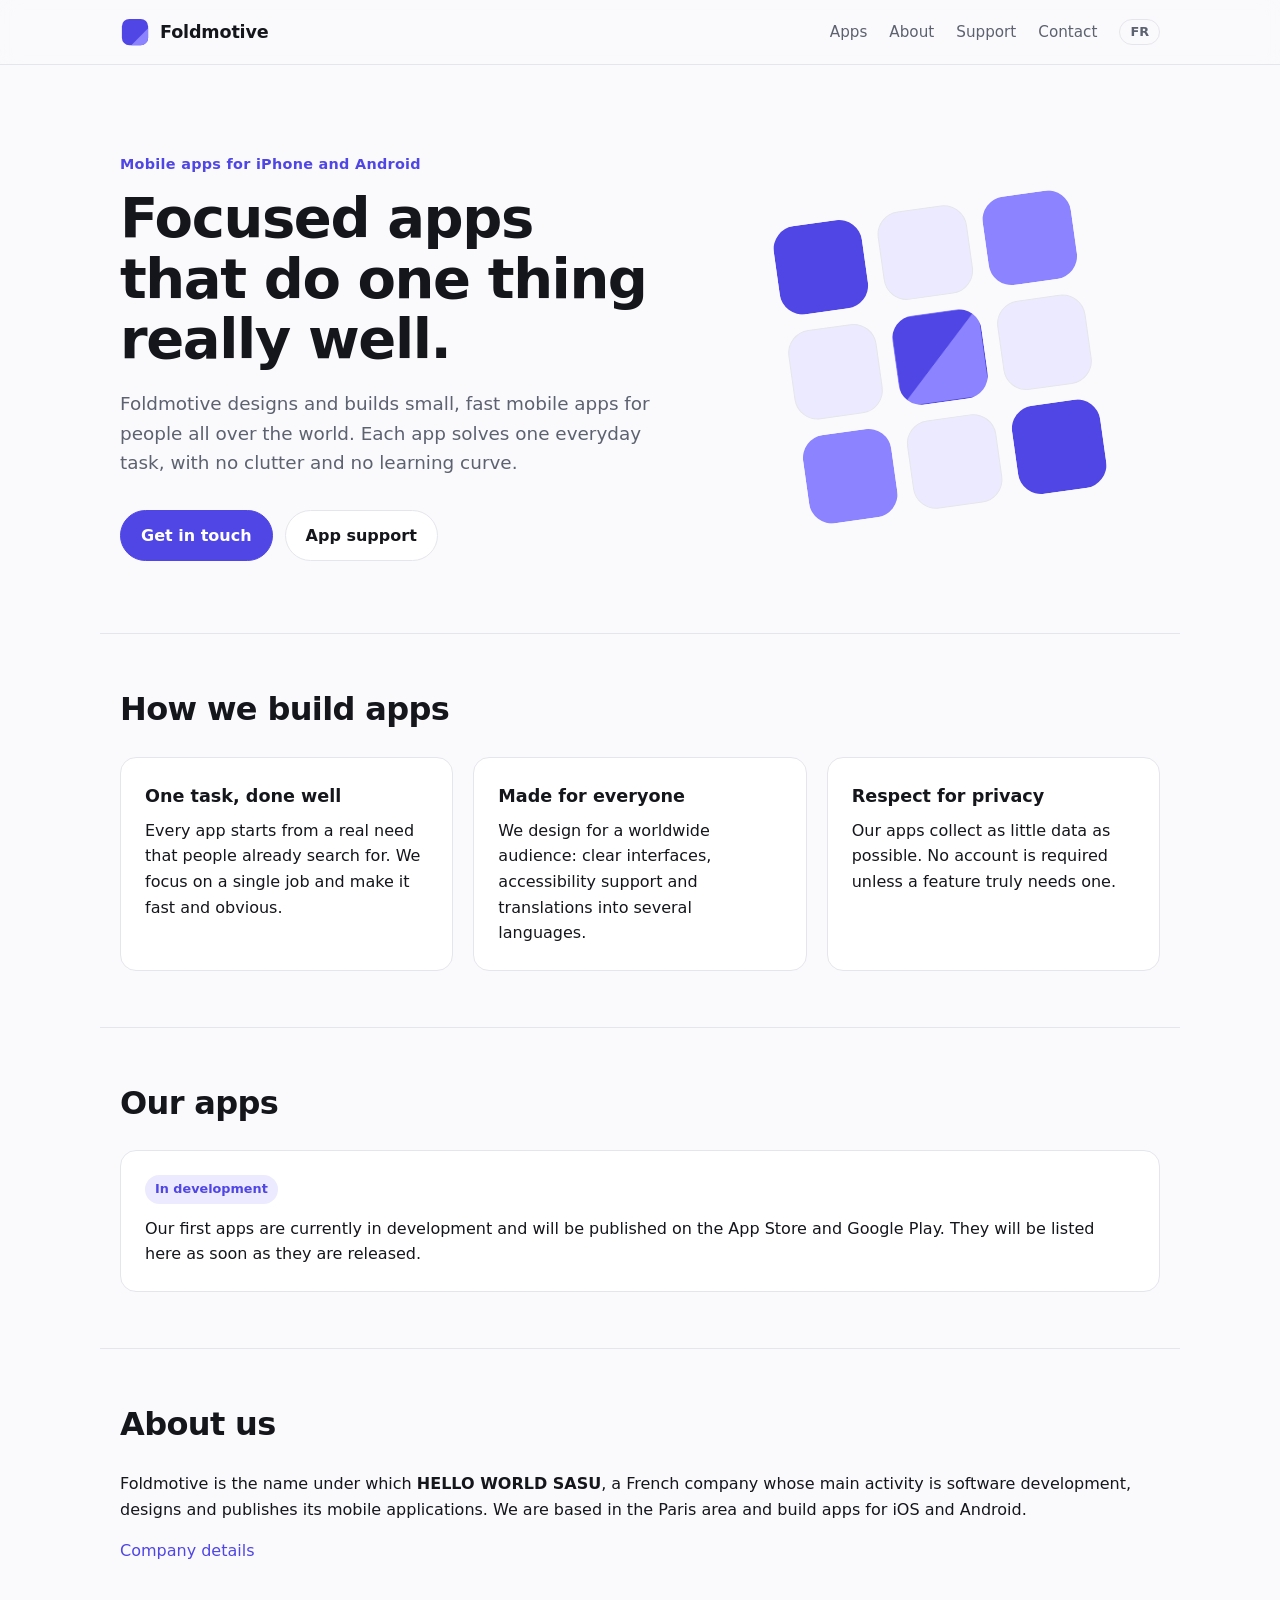
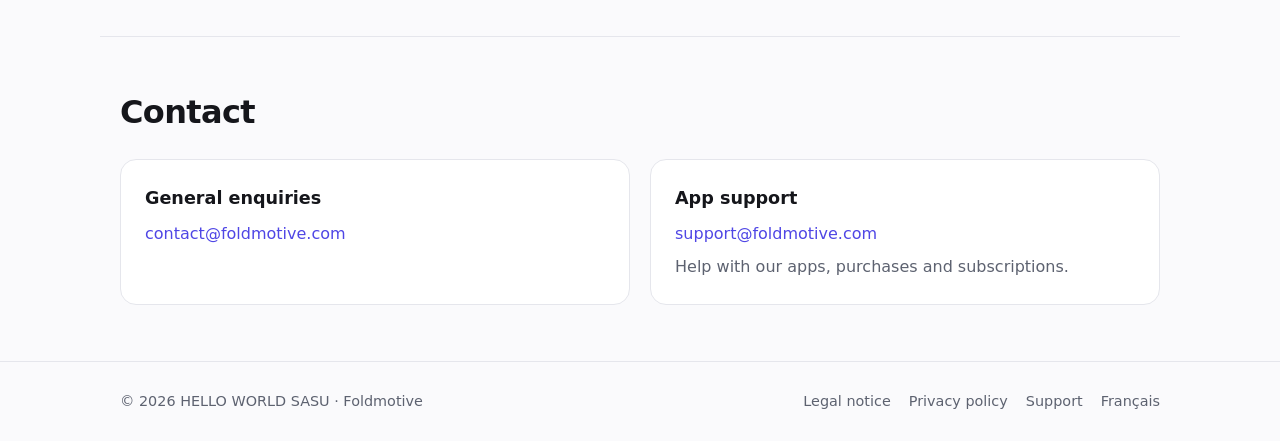
<file: index.html>
<!doctype html>
<html lang="en">
<head>
  <meta charset="utf-8">
  <meta name="viewport" content="width=device-width, initial-scale=1">
  <title>Foldmotive · Focused mobile apps</title>
  <meta name="description" content="Foldmotive designs and builds focused mobile apps for iPhone and Android. A brand of HELLO WORLD SASU, France.">
  <link rel="icon" href="favicon.svg" type="image/svg+xml">
  <link rel="stylesheet" href="style.css">
  <link rel="alternate" hreflang="en" href="https://foldmotive.com/">
  <link rel="alternate" hreflang="fr" href="https://foldmotive.com/fr.html">
</head>
<body>
  <header class="site-header">
    <div class="container nav">
      <a class="brand" href="index.html">
        <svg viewBox="0 0 32 32" aria-hidden="true"><rect x="2" y="2" width="28" height="28" rx="8" fill="#4f46e5"/><path d="M30 12v10a8 8 0 0 1-8 8H12z" fill="#8b83ff"/></svg>
        <span>Foldmotive</span>
      </a>
      <nav aria-label="Main">
        <a class="hide-sm" href="#apps">Apps</a>
        <a class="hide-sm" href="#about">About</a>
        <a href="support.html">Support</a>
        <a href="#contact">Contact</a>
        <a class="lang" href="fr.html" hreflang="fr" lang="fr">FR</a>
      </nav>
    </div>
  </header>

  <main>
    <section class="hero container">
      <div>
        <p class="eyebrow">Mobile apps for iPhone and Android</p>
        <h1>Focused apps that do one thing really well.</h1>
        <p class="lead">Foldmotive designs and builds small, fast mobile apps for people all over the world. Each app solves one everyday task, with no clutter and no learning curve.</p>
        <div class="actions">
          <a class="btn primary" href="mailto:contact@foldmotive.com">Get in touch</a>
          <a class="btn" href="support.html">App support</a>
        </div>
      </div>
      <div class="hero-art" aria-hidden="true">
        <span class="tile a"></span><span class="tile"></span><span class="tile b"></span>
        <span class="tile"></span><span class="tile fold"></span><span class="tile"></span>
        <span class="tile b"></span><span class="tile"></span><span class="tile a"></span>
      </div>
    </section>

    <section class="section container" id="approach">
      <h2>How we build apps</h2>
      <div class="grid-3">
        <article class="card">
          <h3>One task, done well</h3>
          <p>Every app starts from a real need that people already search for. We focus on a single job and make it fast and obvious.</p>
        </article>
        <article class="card">
          <h3>Made for everyone</h3>
          <p>We design for a worldwide audience: clear interfaces, accessibility support and translations into several languages.</p>
        </article>
        <article class="card">
          <h3>Respect for privacy</h3>
          <p>Our apps collect as little data as possible. No account is required unless a feature truly needs one.</p>
        </article>
      </div>
    </section>

    <section class="section container" id="apps">
      <h2>Our apps</h2>
      <div class="card">
        <span class="badge">In development</span>
        <p>Our first apps are currently in development and will be published on the App Store and Google Play. They will be listed here as soon as they are released.</p>
      </div>
    </section>

    <section class="section container" id="about">
      <h2>About us</h2>
      <p>Foldmotive is the name under which <strong>HELLO WORLD SASU</strong>, a French company whose main activity is software development, designs and publishes its mobile applications. We are based in the Paris area and build apps for iOS and Android.</p>
      <p><a href="legal.html#en">Company details</a></p>
    </section>

    <section class="section container" id="contact">
      <h2>Contact</h2>
      <div class="grid-2">
        <div class="card">
          <h3>General enquiries</h3>
          <p><a href="mailto:contact@foldmotive.com">contact@foldmotive.com</a></p>
        </div>
        <div class="card">
          <h3>App support</h3>
          <p><a href="mailto:support@foldmotive.com">support@foldmotive.com</a></p>
          <p class="muted">Help with our apps, purchases and subscriptions.</p>
        </div>
      </div>
    </section>
  </main>

  <footer class="site-footer">
    <div class="container footer-inner">
      <p>© 2026 HELLO WORLD SASU · Foldmotive</p>
      <nav aria-label="Footer">
        <a href="legal.html">Legal notice</a>
        <a href="privacy.html">Privacy policy</a>
        <a href="support.html">Support</a>
        <a href="fr.html" hreflang="fr" lang="fr">Français</a>
      </nav>
    </div>
  </footer>
</body>
</html>
</file>
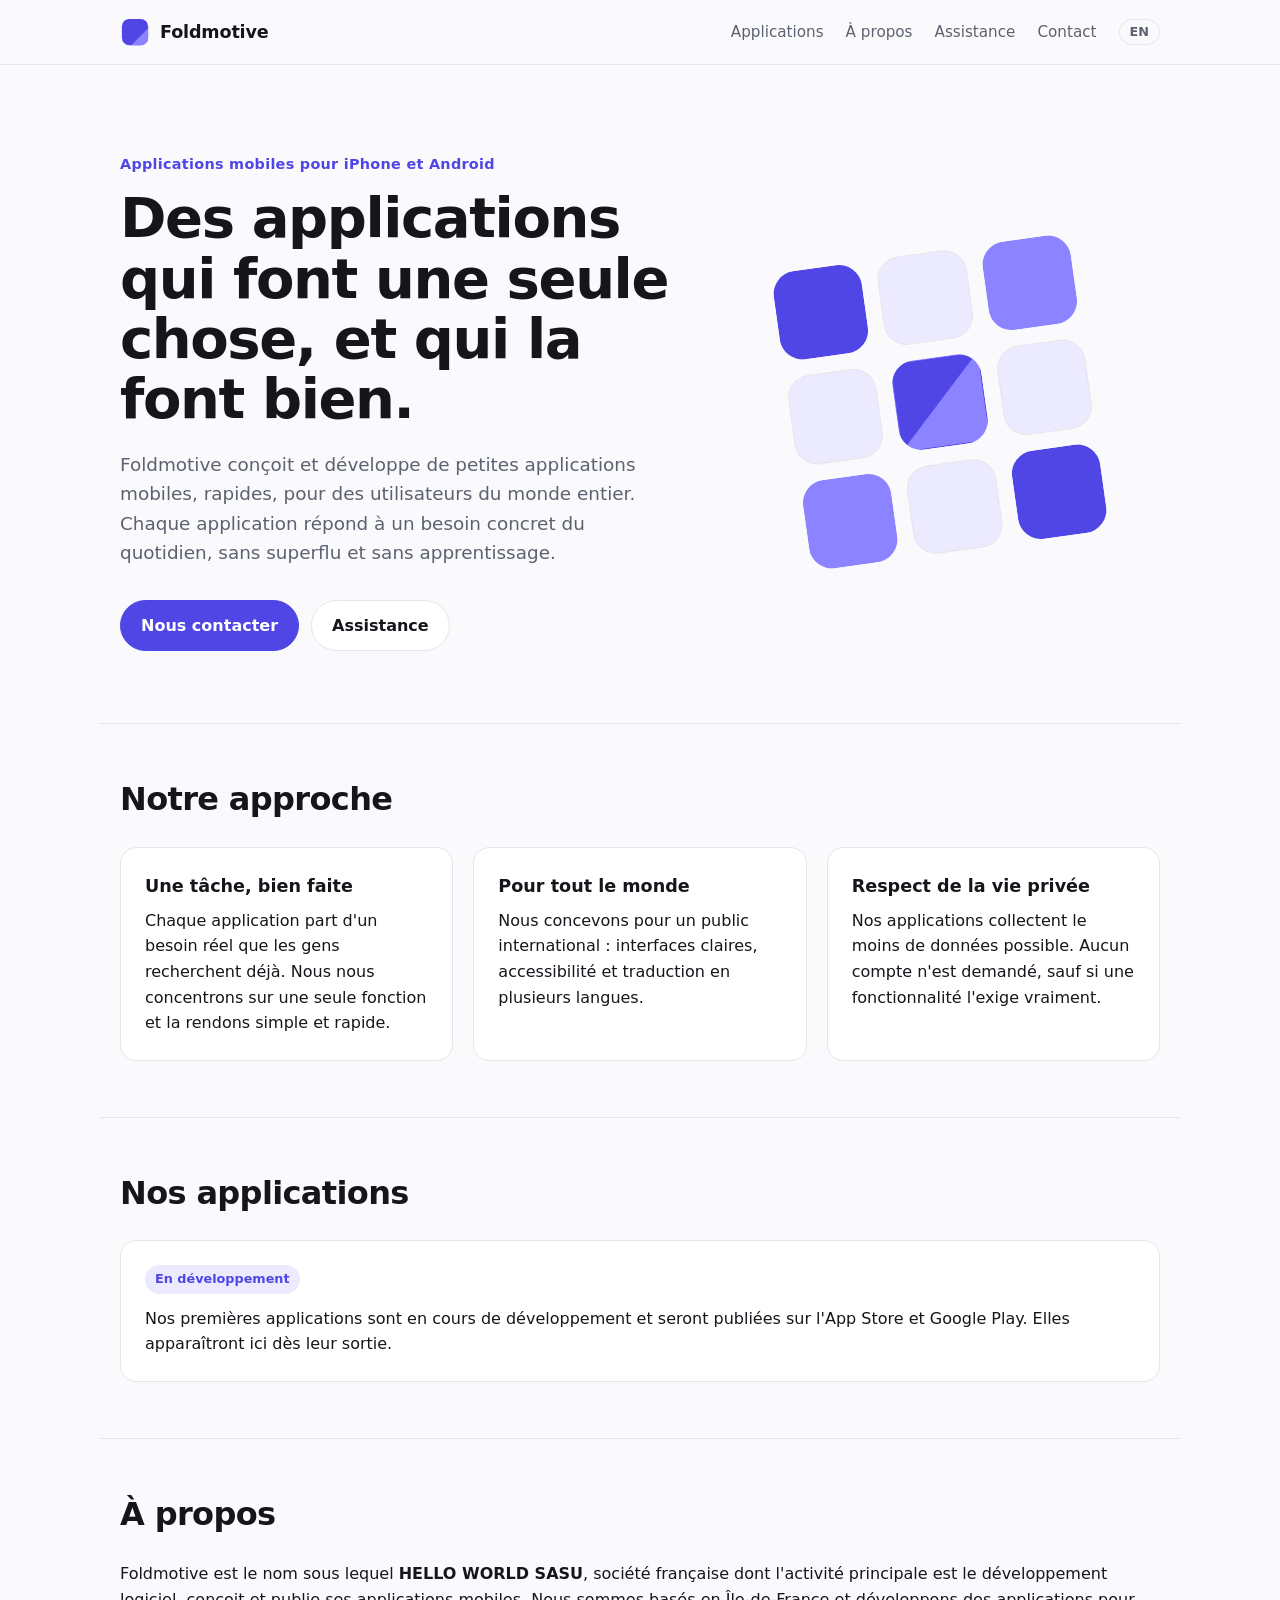
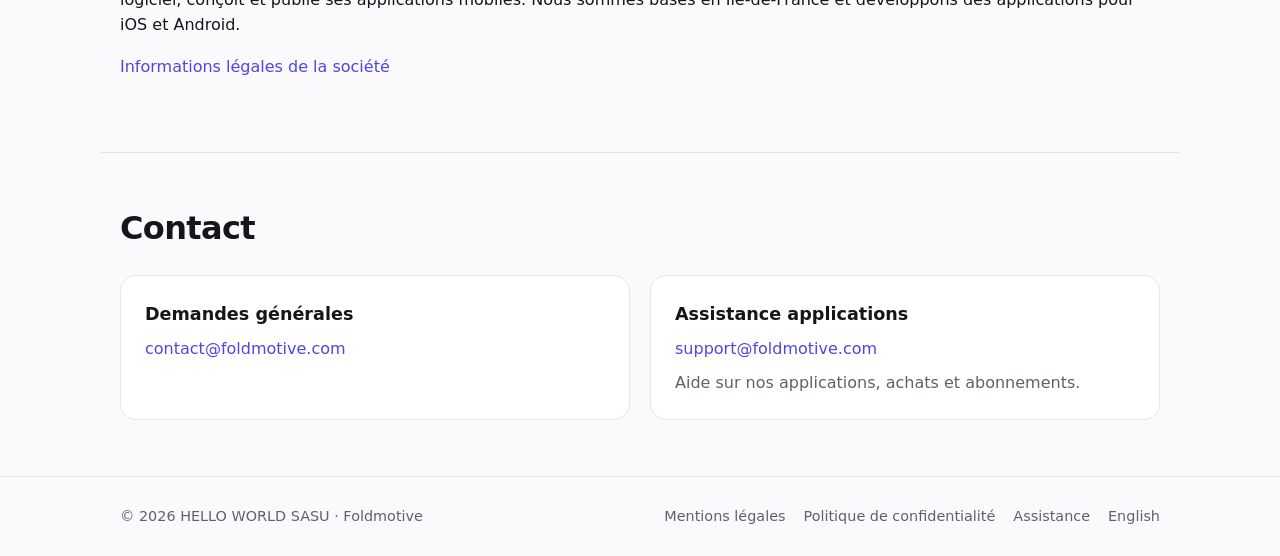
<file: fr.html>
<!doctype html>
<html lang="fr">
<head>
  <meta charset="utf-8">
  <meta name="viewport" content="width=device-width, initial-scale=1">
  <title>Foldmotive · Applications mobiles</title>
  <meta name="description" content="Foldmotive conçoit et développe des applications mobiles pour iPhone et Android. Une marque de HELLO WORLD SASU, France.">
  <link rel="icon" href="favicon.svg" type="image/svg+xml">
  <link rel="stylesheet" href="style.css">
  <link rel="alternate" hreflang="en" href="https://foldmotive.com/">
  <link rel="alternate" hreflang="fr" href="https://foldmotive.com/fr.html">
</head>
<body>
  <header class="site-header">
    <div class="container nav">
      <a class="brand" href="fr.html">
        <svg viewBox="0 0 32 32" aria-hidden="true"><rect x="2" y="2" width="28" height="28" rx="8" fill="#4f46e5"/><path d="M30 12v10a8 8 0 0 1-8 8H12z" fill="#8b83ff"/></svg>
        <span>Foldmotive</span>
      </a>
      <nav aria-label="Navigation principale">
        <a class="hide-sm" href="#apps">Applications</a>
        <a class="hide-sm" href="#about">À propos</a>
        <a href="support.html#fr">Assistance</a>
        <a href="#contact">Contact</a>
        <a class="lang" href="index.html" hreflang="en" lang="en">EN</a>
      </nav>
    </div>
  </header>

  <main>
    <section class="hero container">
      <div>
        <p class="eyebrow">Applications mobiles pour iPhone et Android</p>
        <h1>Des applications qui font une seule chose, et qui la font bien.</h1>
        <p class="lead">Foldmotive conçoit et développe de petites applications mobiles, rapides, pour des utilisateurs du monde entier. Chaque application répond à un besoin concret du quotidien, sans superflu et sans apprentissage.</p>
        <div class="actions">
          <a class="btn primary" href="mailto:contact@foldmotive.com">Nous contacter</a>
          <a class="btn" href="support.html#fr">Assistance</a>
        </div>
      </div>
      <div class="hero-art" aria-hidden="true">
        <span class="tile a"></span><span class="tile"></span><span class="tile b"></span>
        <span class="tile"></span><span class="tile fold"></span><span class="tile"></span>
        <span class="tile b"></span><span class="tile"></span><span class="tile a"></span>
      </div>
    </section>

    <section class="section container" id="approach">
      <h2>Notre approche</h2>
      <div class="grid-3">
        <article class="card">
          <h3>Une tâche, bien faite</h3>
          <p>Chaque application part d'un besoin réel que les gens recherchent déjà. Nous nous concentrons sur une seule fonction et la rendons simple et rapide.</p>
        </article>
        <article class="card">
          <h3>Pour tout le monde</h3>
          <p>Nous concevons pour un public international : interfaces claires, accessibilité et traduction en plusieurs langues.</p>
        </article>
        <article class="card">
          <h3>Respect de la vie privée</h3>
          <p>Nos applications collectent le moins de données possible. Aucun compte n'est demandé, sauf si une fonctionnalité l'exige vraiment.</p>
        </article>
      </div>
    </section>

    <section class="section container" id="apps">
      <h2>Nos applications</h2>
      <div class="card">
        <span class="badge">En développement</span>
        <p>Nos premières applications sont en cours de développement et seront publiées sur l'App Store et Google Play. Elles apparaîtront ici dès leur sortie.</p>
      </div>
    </section>

    <section class="section container" id="about">
      <h2>À propos</h2>
      <p>Foldmotive est le nom sous lequel <strong>HELLO WORLD SASU</strong>, société française dont l'activité principale est le développement logiciel, conçoit et publie ses applications mobiles. Nous sommes basés en Île-de-France et développons des applications pour iOS et Android.</p>
      <p><a href="legal.html#fr">Informations légales de la société</a></p>
    </section>

    <section class="section container" id="contact">
      <h2>Contact</h2>
      <div class="grid-2">
        <div class="card">
          <h3>Demandes générales</h3>
          <p><a href="mailto:contact@foldmotive.com">contact@foldmotive.com</a></p>
        </div>
        <div class="card">
          <h3>Assistance applications</h3>
          <p><a href="mailto:support@foldmotive.com">support@foldmotive.com</a></p>
          <p class="muted">Aide sur nos applications, achats et abonnements.</p>
        </div>
      </div>
    </section>
  </main>

  <footer class="site-footer">
    <div class="container footer-inner">
      <p>© 2026 HELLO WORLD SASU · Foldmotive</p>
      <nav aria-label="Pied de page">
        <a href="legal.html">Mentions légales</a>
        <a href="privacy.html#fr">Politique de confidentialité</a>
        <a href="support.html#fr">Assistance</a>
        <a href="index.html" hreflang="en" lang="en">English</a>
      </nav>
    </div>
  </footer>
</body>
</html>
</file>
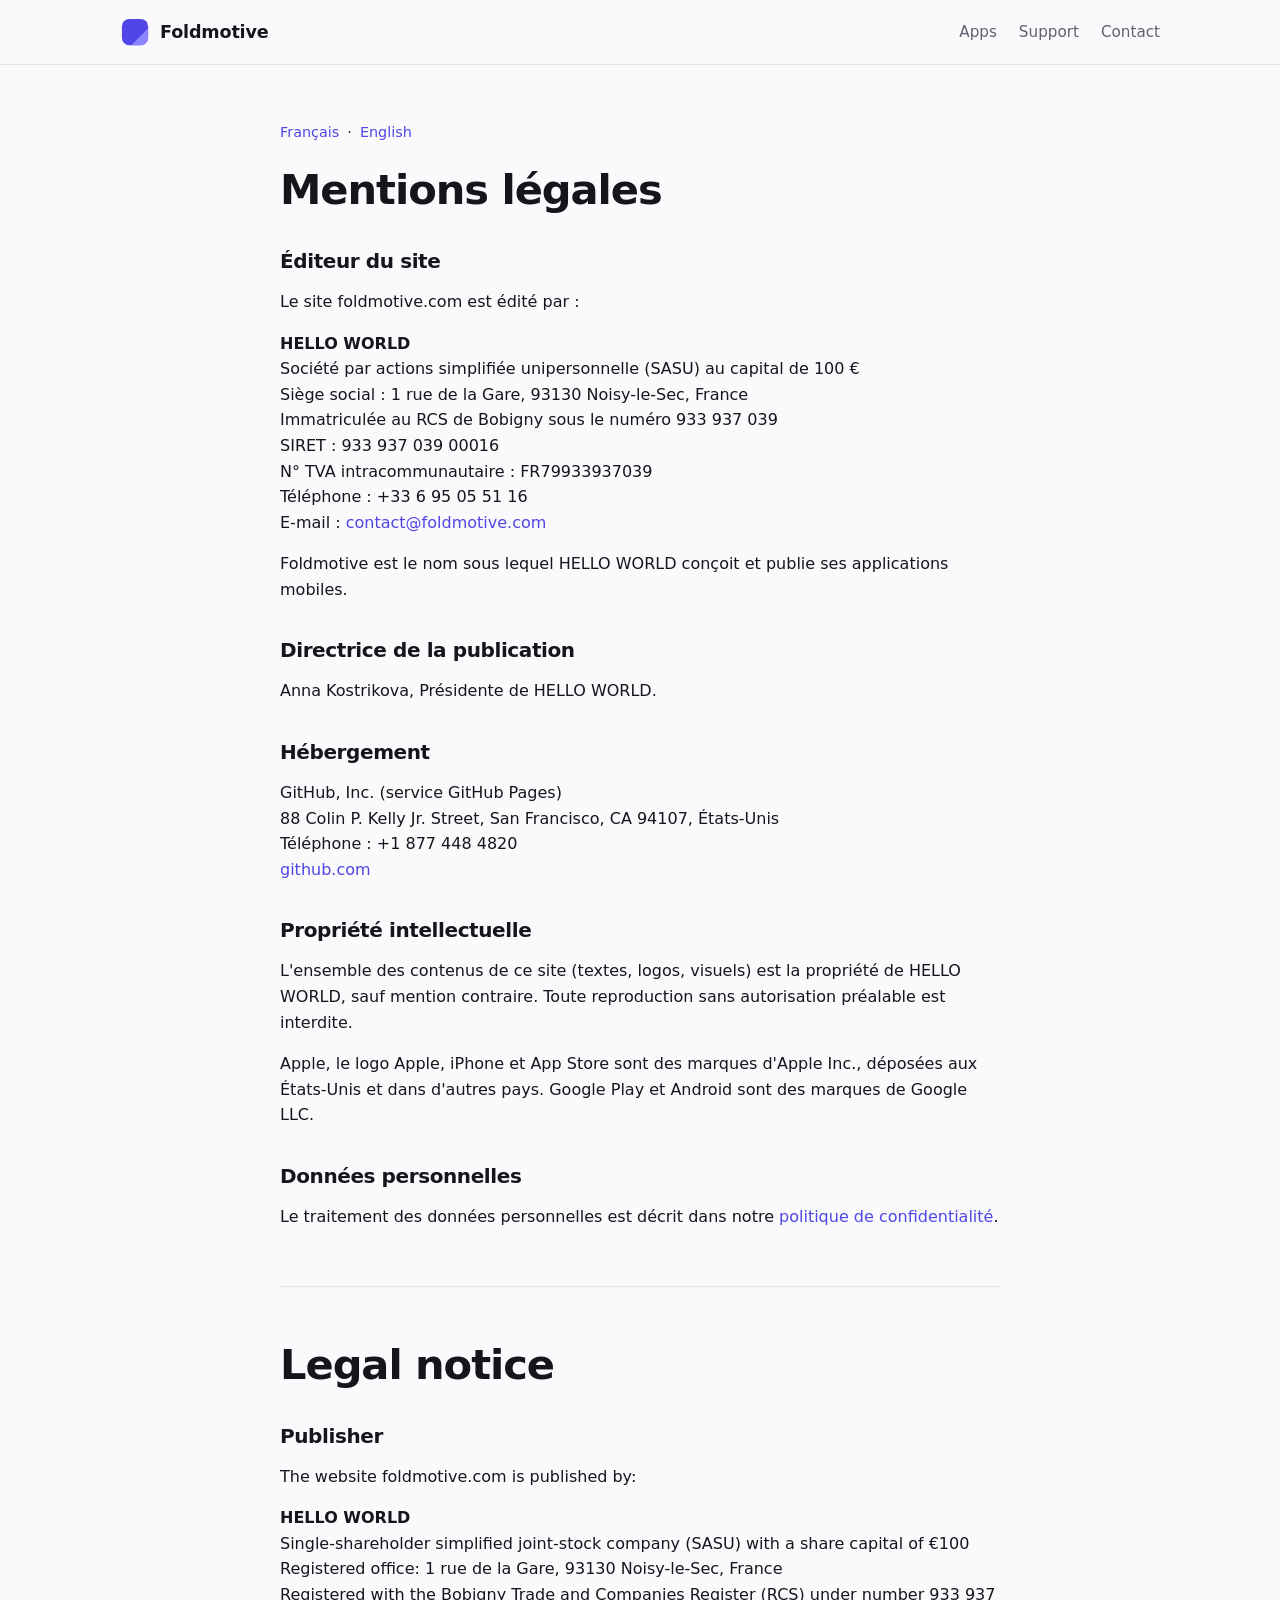
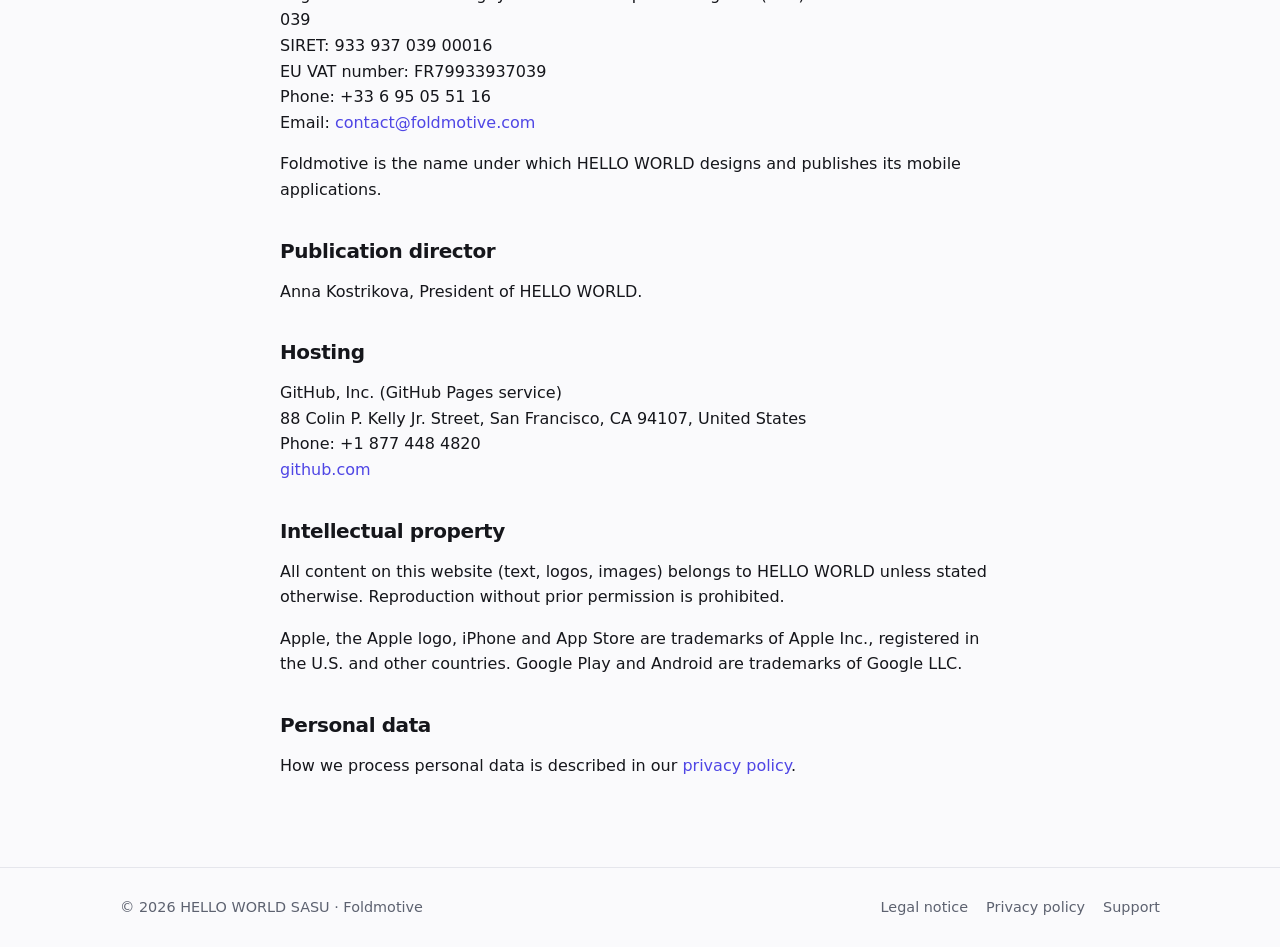
<file: legal.html>
<!doctype html>
<html lang="fr">
<head>
  <meta charset="utf-8">
  <meta name="viewport" content="width=device-width, initial-scale=1">
  <title>Mentions légales · Foldmotive</title>
  <meta name="description" content="Mentions légales du site foldmotive.com, édité par HELLO WORLD SASU.">
  <link rel="icon" href="favicon.svg" type="image/svg+xml">
  <link rel="stylesheet" href="style.css">
</head>
<body>
  <header class="site-header">
    <div class="container nav">
      <a class="brand" href="index.html">
        <svg viewBox="0 0 32 32" aria-hidden="true"><rect x="2" y="2" width="28" height="28" rx="8" fill="#4f46e5"/><path d="M30 12v10a8 8 0 0 1-8 8H12z" fill="#8b83ff"/></svg>
        <span>Foldmotive</span>
      </a>
      <nav aria-label="Main">
        <a class="hide-sm" href="index.html#apps">Apps</a>
        <a href="support.html">Support</a>
        <a href="index.html#contact">Contact</a>
      </nav>
    </div>
  </header>

  <main class="container doc">
    <p class="doc-lang"><a href="#fr">Français</a> · <a href="#en">English</a></p>

    <section id="fr" lang="fr">
      <h1>Mentions légales</h1>

      <h2>Éditeur du site</h2>
      <p>Le site foldmotive.com est édité par :</p>
      <p>
        <strong>HELLO WORLD</strong><br>
        Société par actions simplifiée unipersonnelle (SASU) au capital de 100 €<br>
        Siège social : 1 rue de la Gare, 93130 Noisy-le-Sec, France<br>
        Immatriculée au RCS de Bobigny sous le numéro 933 937 039<br>
        SIRET : 933 937 039 00016<br>
        N° TVA intracommunautaire : FR79933937039<br>
        Téléphone : +33 6 95 05 51 16<br>
        E-mail : <a href="mailto:contact@foldmotive.com">contact@foldmotive.com</a>
      </p>
      <p>Foldmotive est le nom sous lequel HELLO WORLD conçoit et publie ses applications mobiles.</p>

      <h2>Directrice de la publication</h2>
      <p>Anna Kostrikova, Présidente de HELLO WORLD.</p>

      <h2>Hébergement</h2>
      <p>
        GitHub, Inc. (service GitHub Pages)<br>
        88 Colin P. Kelly Jr. Street, San Francisco, CA 94107, États-Unis<br>
        Téléphone : +1 877 448 4820<br>
        <a href="https://github.com">github.com</a>
      </p>

      <h2>Propriété intellectuelle</h2>
      <p>L'ensemble des contenus de ce site (textes, logos, visuels) est la propriété de HELLO WORLD, sauf mention contraire. Toute reproduction sans autorisation préalable est interdite.</p>
      <p>Apple, le logo Apple, iPhone et App Store sont des marques d'Apple Inc., déposées aux États-Unis et dans d'autres pays. Google Play et Android sont des marques de Google LLC.</p>

      <h2>Données personnelles</h2>
      <p>Le traitement des données personnelles est décrit dans notre <a href="privacy.html#fr">politique de confidentialité</a>.</p>
    </section>

    <hr>

    <section id="en" lang="en">
      <h1>Legal notice</h1>

      <h2>Publisher</h2>
      <p>The website foldmotive.com is published by:</p>
      <p>
        <strong>HELLO WORLD</strong><br>
        Single-shareholder simplified joint-stock company (SASU) with a share capital of €100<br>
        Registered office: 1 rue de la Gare, 93130 Noisy-le-Sec, France<br>
        Registered with the Bobigny Trade and Companies Register (RCS) under number 933 937 039<br>
        SIRET: 933 937 039 00016<br>
        EU VAT number: FR79933937039<br>
        Phone: +33 6 95 05 51 16<br>
        Email: <a href="mailto:contact@foldmotive.com">contact@foldmotive.com</a>
      </p>
      <p>Foldmotive is the name under which HELLO WORLD designs and publishes its mobile applications.</p>

      <h2>Publication director</h2>
      <p>Anna Kostrikova, President of HELLO WORLD.</p>

      <h2>Hosting</h2>
      <p>
        GitHub, Inc. (GitHub Pages service)<br>
        88 Colin P. Kelly Jr. Street, San Francisco, CA 94107, United States<br>
        Phone: +1 877 448 4820<br>
        <a href="https://github.com">github.com</a>
      </p>

      <h2>Intellectual property</h2>
      <p>All content on this website (text, logos, images) belongs to HELLO WORLD unless stated otherwise. Reproduction without prior permission is prohibited.</p>
      <p>Apple, the Apple logo, iPhone and App Store are trademarks of Apple Inc., registered in the U.S. and other countries. Google Play and Android are trademarks of Google LLC.</p>

      <h2>Personal data</h2>
      <p>How we process personal data is described in our <a href="privacy.html">privacy policy</a>.</p>
    </section>
  </main>

  <footer class="site-footer">
    <div class="container footer-inner">
      <p>© 2026 HELLO WORLD SASU · Foldmotive</p>
      <nav aria-label="Footer">
        <a href="legal.html">Legal notice</a>
        <a href="privacy.html">Privacy policy</a>
        <a href="support.html">Support</a>
      </nav>
    </div>
  </footer>
</body>
</html>
</file>
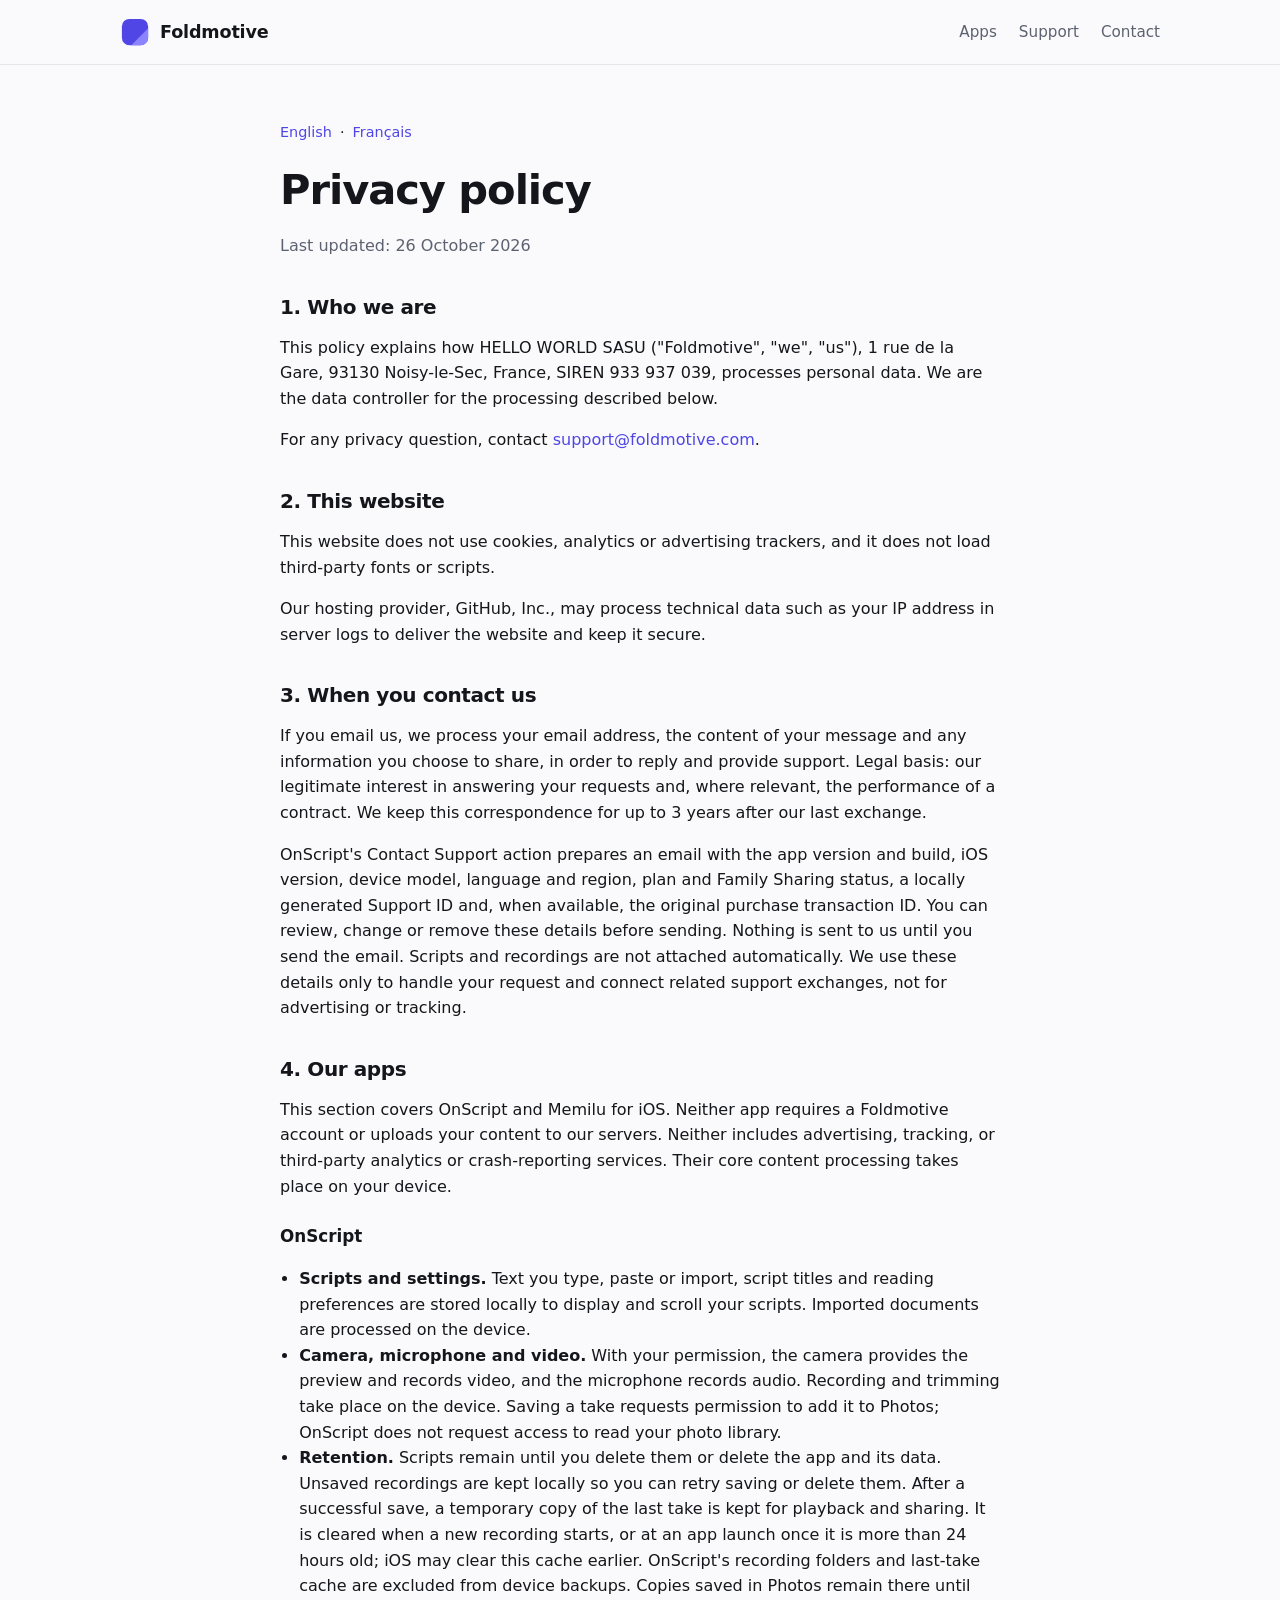
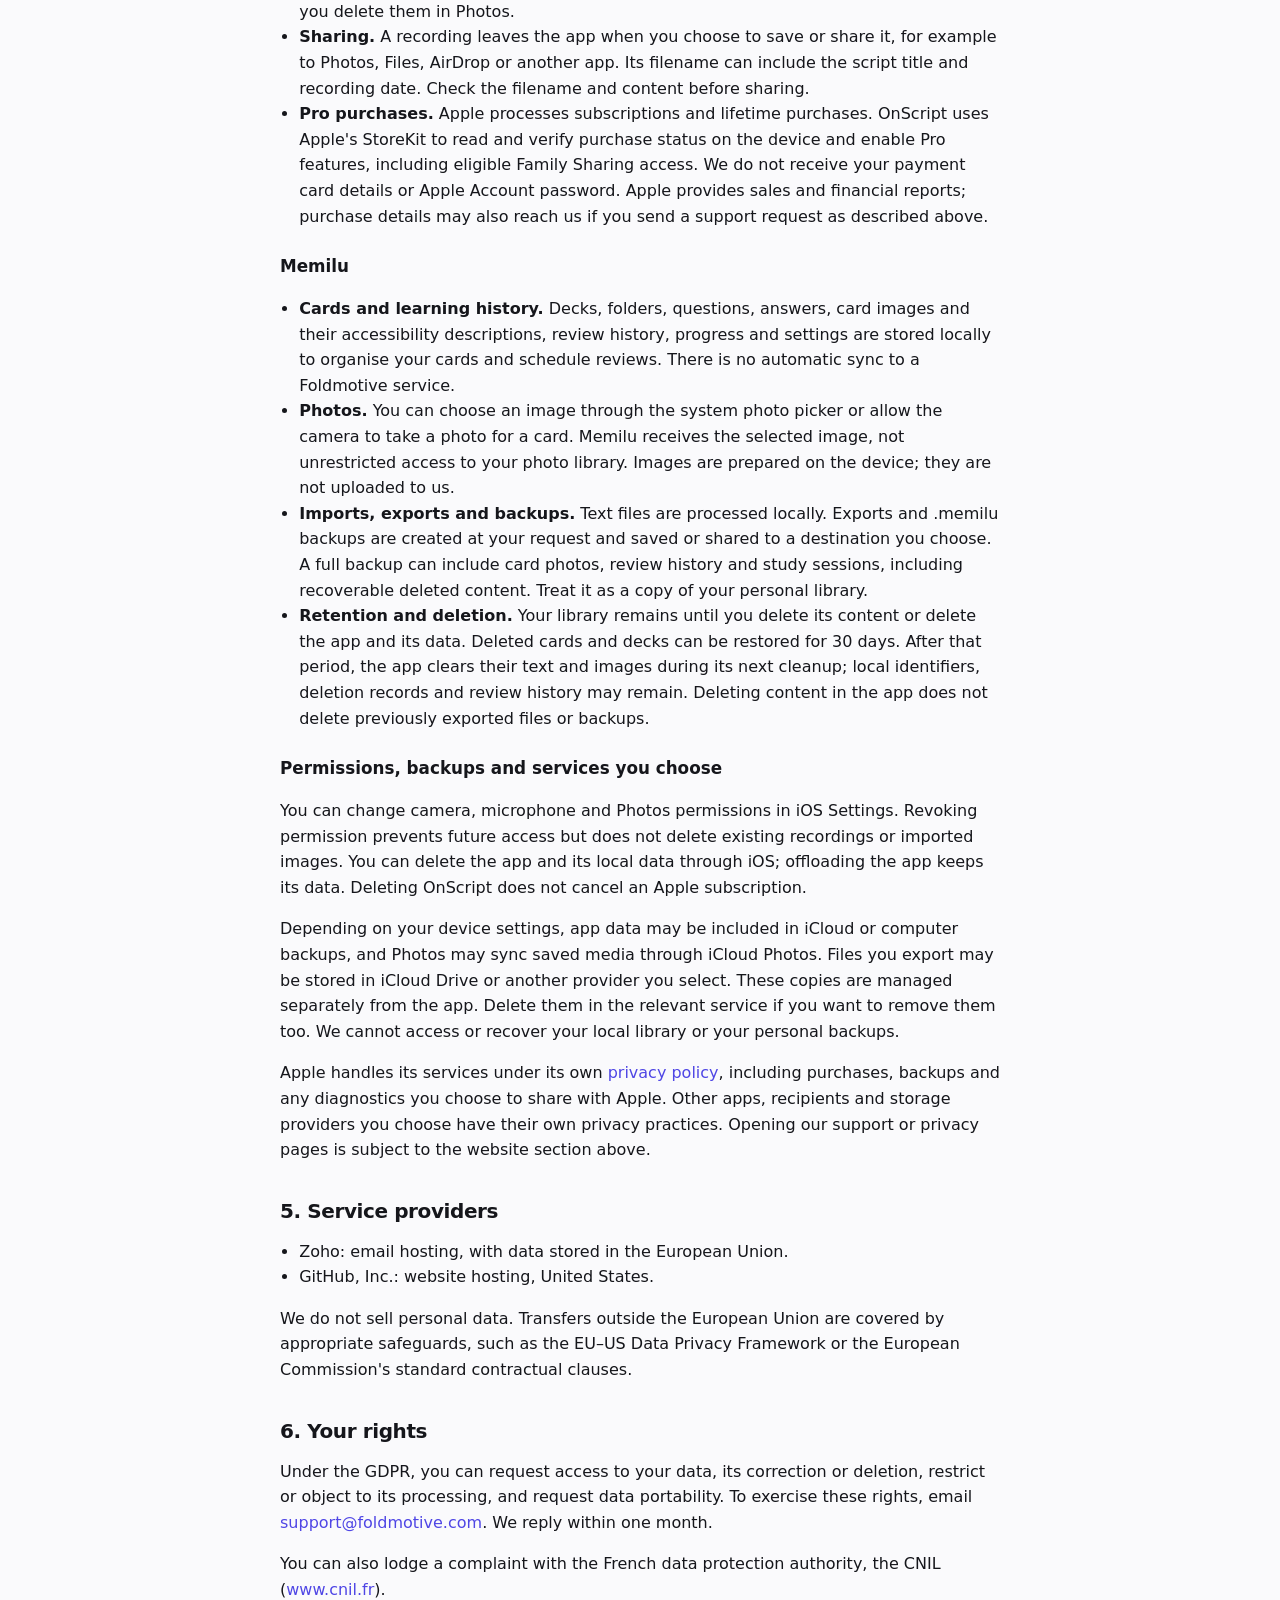
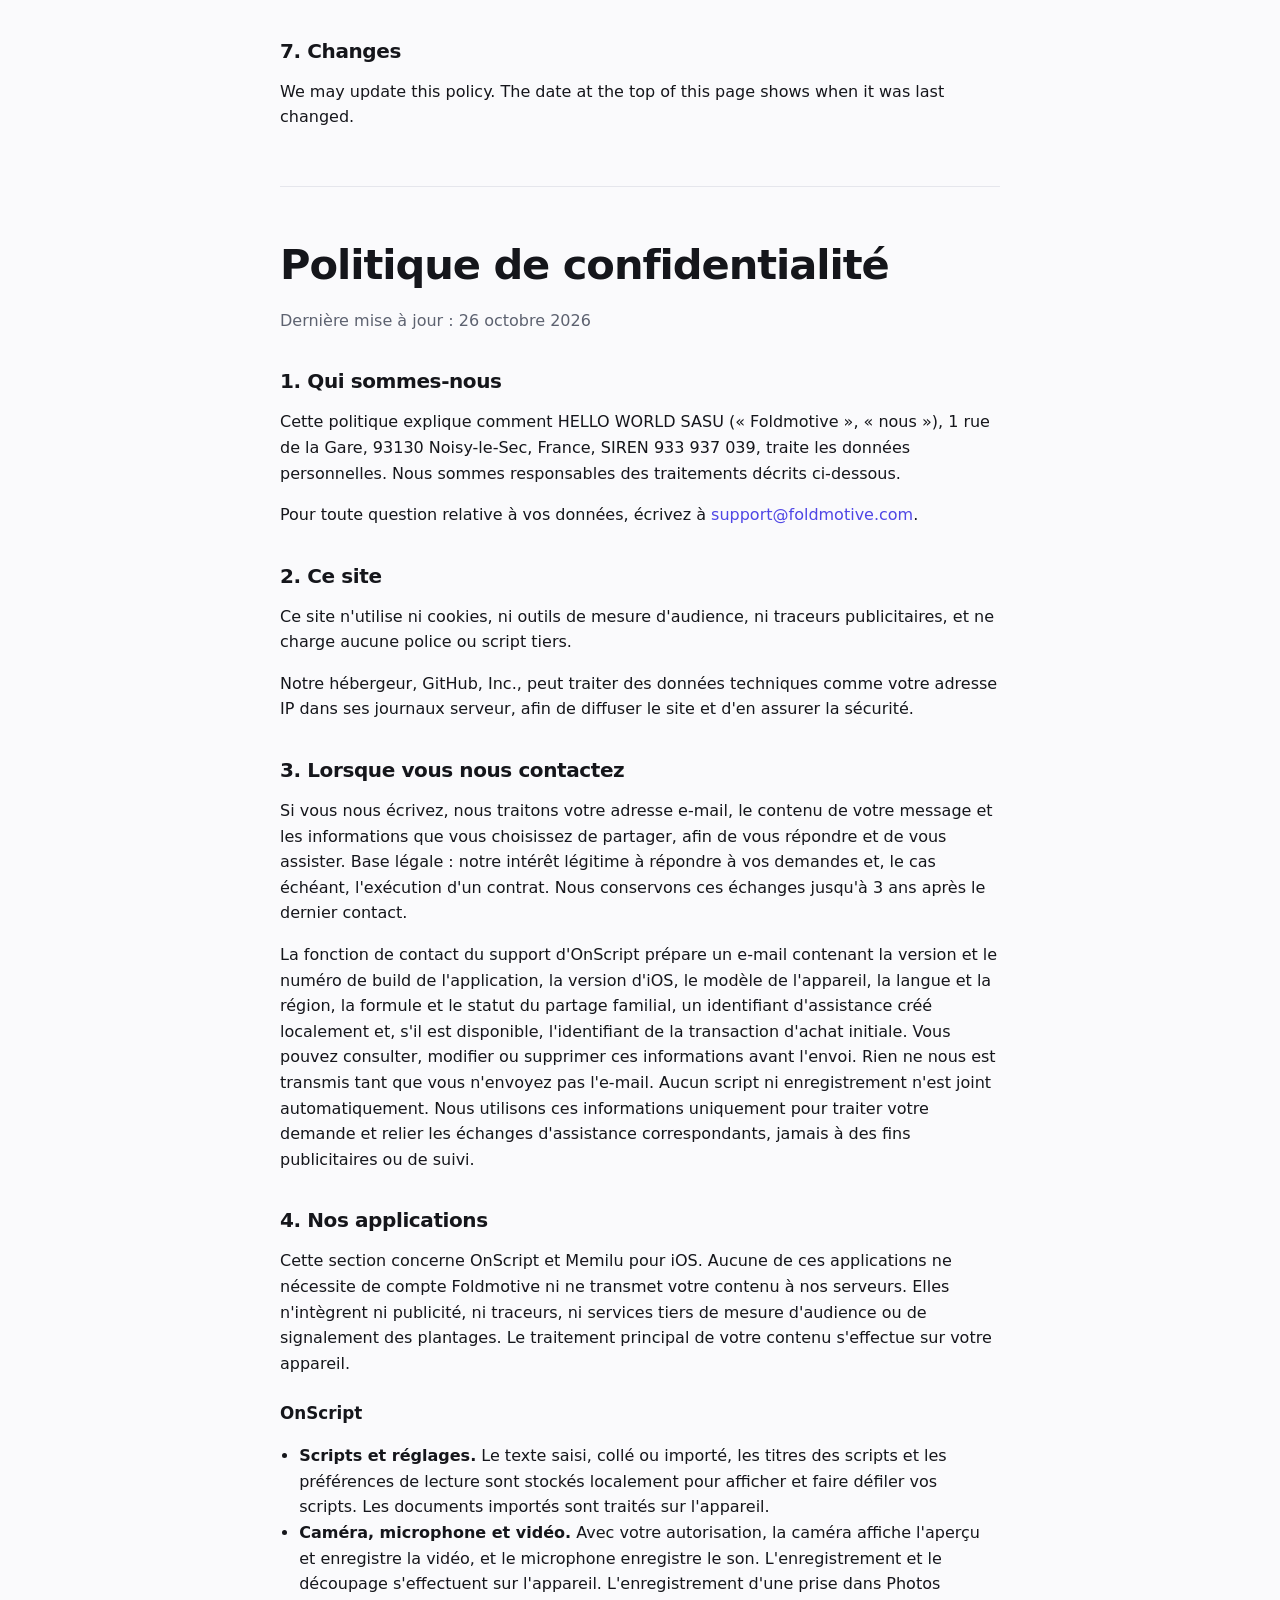
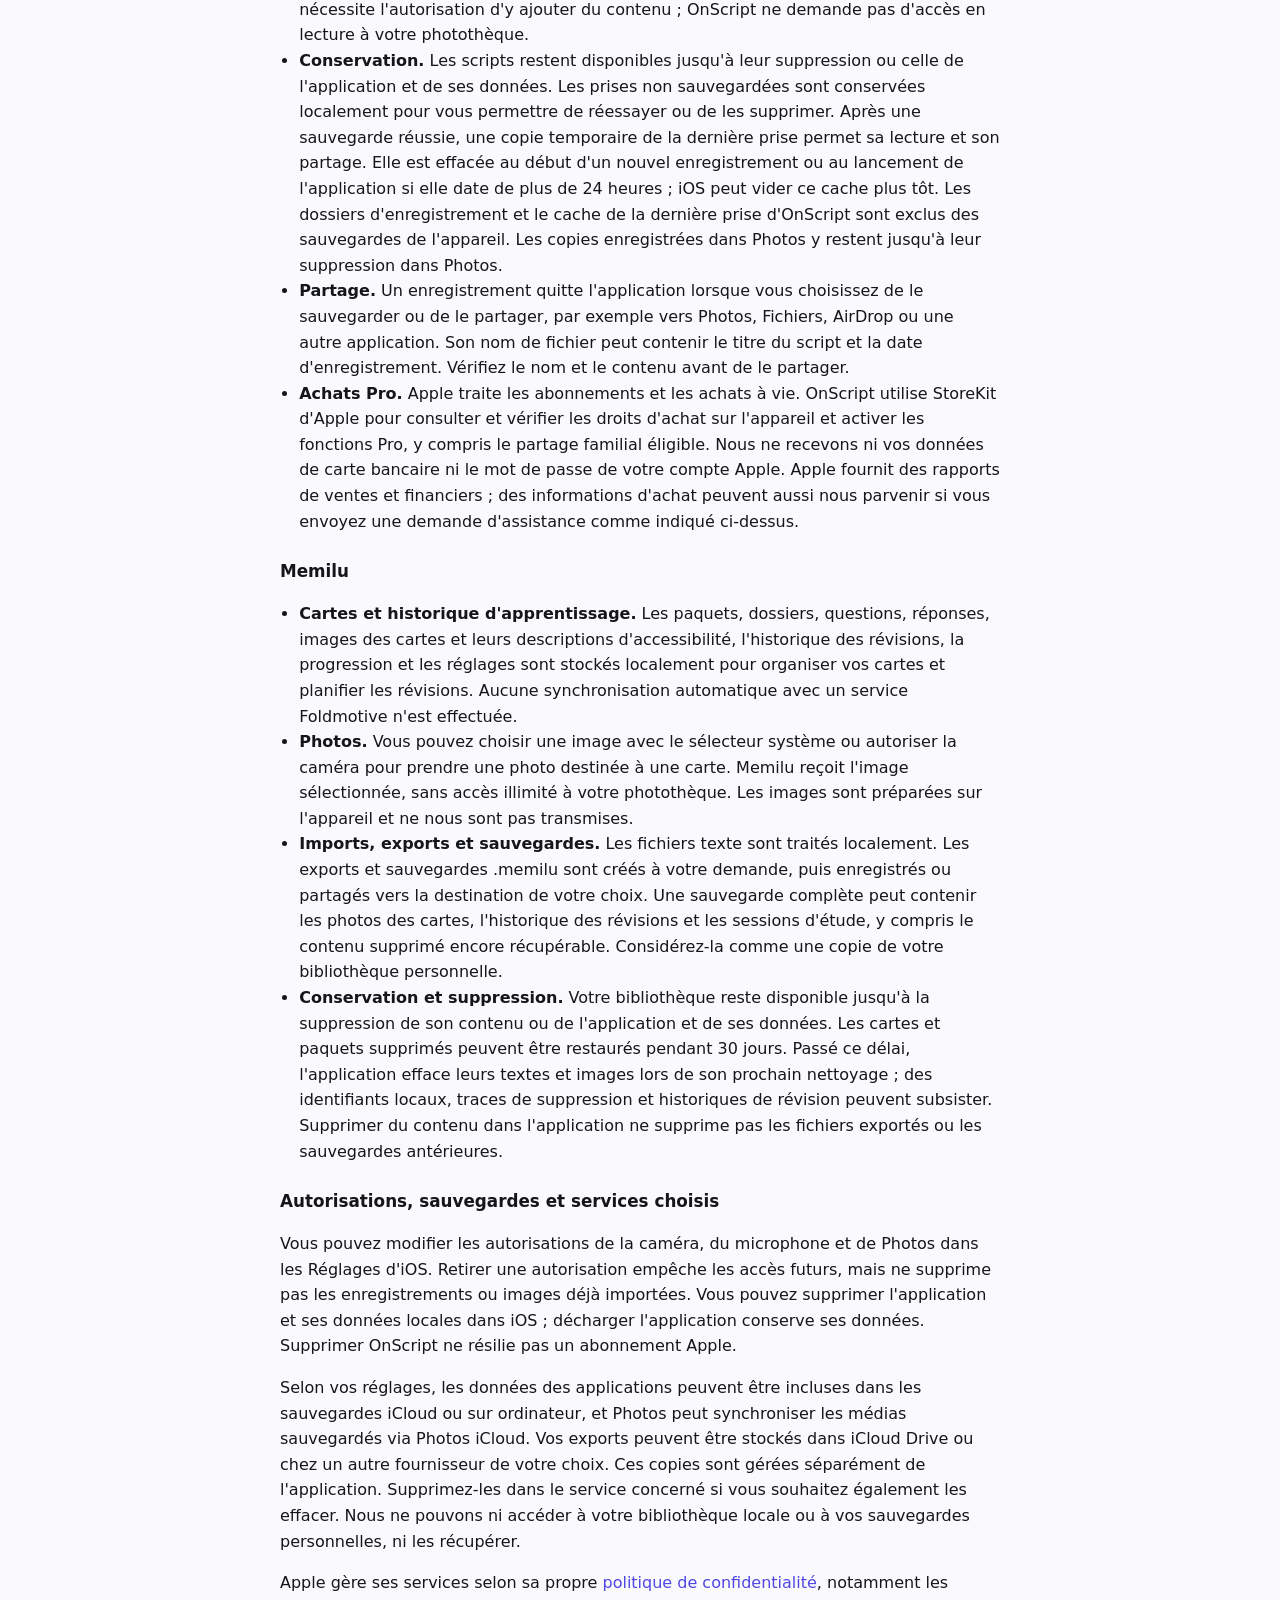
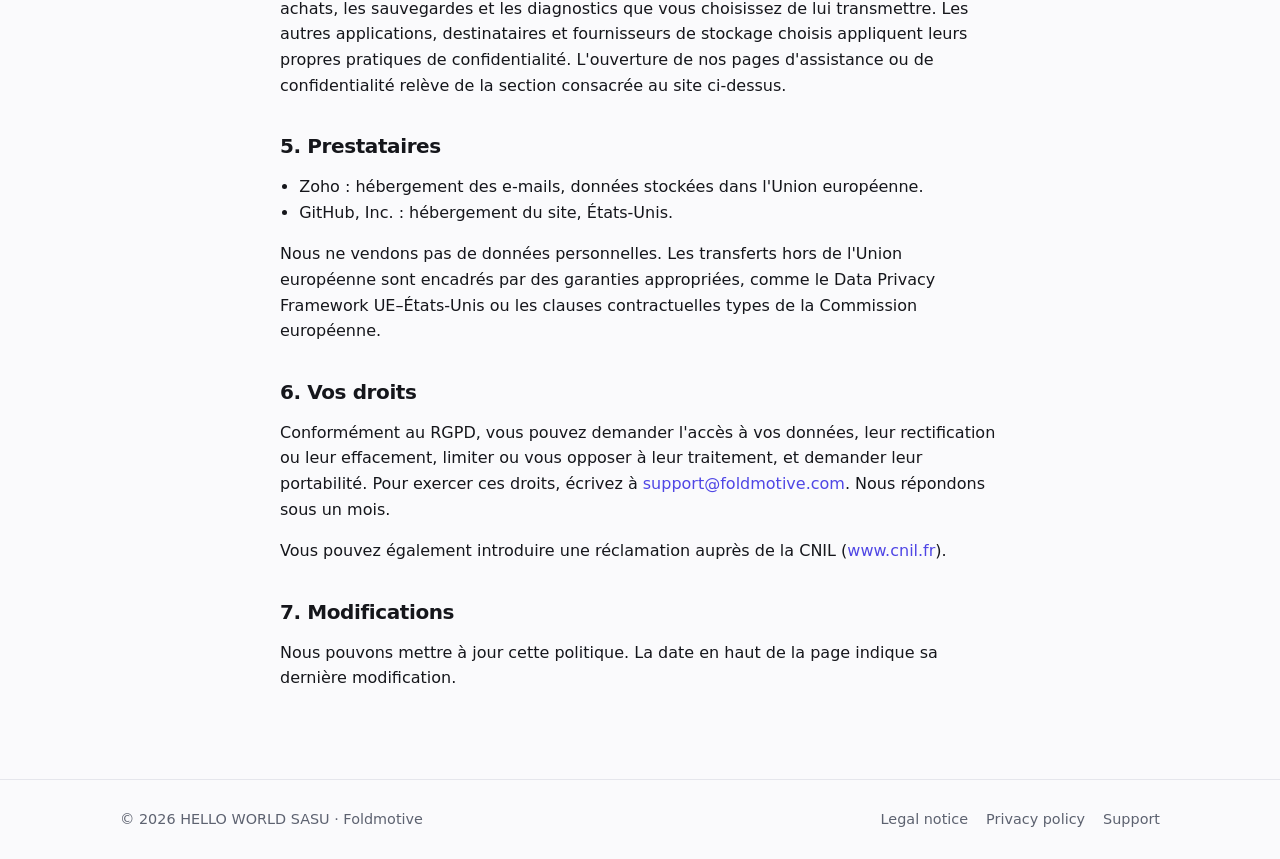
<file: privacy.html>
<!doctype html>
<html lang="en">
<head>
  <meta charset="utf-8">
  <meta name="viewport" content="width=device-width, initial-scale=1">
  <title>Privacy policy · Foldmotive</title>
  <meta name="description" content="How HELLO WORLD SASU (Foldmotive) processes personal data on its website and in its apps.">
  <link rel="icon" href="favicon.svg" type="image/svg+xml">
  <link rel="stylesheet" href="style.css">
</head>
<body>
  <header class="site-header">
    <div class="container nav">
      <a class="brand" href="index.html">
        <svg viewBox="0 0 32 32" aria-hidden="true"><rect x="2" y="2" width="28" height="28" rx="8" fill="#4f46e5"/><path d="M30 12v10a8 8 0 0 1-8 8H12z" fill="#8b83ff"/></svg>
        <span>Foldmotive</span>
      </a>
      <nav aria-label="Main">
        <a class="hide-sm" href="index.html#apps">Apps</a>
        <a href="support.html">Support</a>
        <a href="index.html#contact">Contact</a>
      </nav>
    </div>
  </header>

  <main class="container doc">
    <p class="doc-lang"><a href="#en">English</a> · <a href="#fr">Français</a></p>

    <section id="en" lang="en">
      <h1>Privacy policy</h1>
      <p class="muted">Last updated: 26 October 2026</p>

      <h2>1. Who we are</h2>
      <p>This policy explains how HELLO WORLD SASU ("Foldmotive", "we", "us"), 1 rue de la Gare, 93130 Noisy-le-Sec, France, SIREN 933 937 039, processes personal data. We are the data controller for the processing described below.</p>
      <p>For any privacy question, contact <a href="mailto:support@foldmotive.com">support@foldmotive.com</a>.</p>

      <h2>2. This website</h2>
      <p>This website does not use cookies, analytics or advertising trackers, and it does not load third-party fonts or scripts.</p>
      <p>Our hosting provider, GitHub, Inc., may process technical data such as your IP address in server logs to deliver the website and keep it secure.</p>

      <h2>3. When you contact us</h2>
      <p>If you email us, we process your email address, the content of your message and any information you choose to share, in order to reply and provide support. Legal basis: our legitimate interest in answering your requests and, where relevant, the performance of a contract. We keep this correspondence for up to 3 years after our last exchange.</p>
      <p>OnScript's Contact Support action prepares an email with the app version and build, iOS version, device model, language and region, plan and Family Sharing status, a locally generated Support ID and, when available, the original purchase transaction ID. You can review, change or remove these details before sending. Nothing is sent to us until you send the email. Scripts and recordings are not attached automatically. We use these details only to handle your request and connect related support exchanges, not for advertising or tracking.</p>

      <h2>4. Our apps</h2>
      <p>This section covers OnScript and Memilu for iOS. Neither app requires a Foldmotive account or uploads your content to our servers. Neither includes advertising, tracking, or third-party analytics or crash-reporting services. Their core content processing takes place on your device.</p>

      <h3 id="onscript-en">OnScript</h3>
      <ul>
        <li><strong>Scripts and settings.</strong> Text you type, paste or import, script titles and reading preferences are stored locally to display and scroll your scripts. Imported documents are processed on the device.</li>
        <li><strong>Camera, microphone and video.</strong> With your permission, the camera provides the preview and records video, and the microphone records audio. Recording and trimming take place on the device. Saving a take requests permission to add it to Photos; OnScript does not request access to read your photo library.</li>
        <li><strong>Retention.</strong> Scripts remain until you delete them or delete the app and its data. Unsaved recordings are kept locally so you can retry saving or delete them. After a successful save, a temporary copy of the last take is kept for playback and sharing. It is cleared when a new recording starts, or at an app launch once it is more than 24 hours old; iOS may clear this cache earlier. OnScript's recording folders and last-take cache are excluded from device backups. Copies saved in Photos remain there until you delete them in Photos.</li>
        <li><strong>Sharing.</strong> A recording leaves the app when you choose to save or share it, for example to Photos, Files, AirDrop or another app. Its filename can include the script title and recording date. Check the filename and content before sharing.</li>
        <li><strong>Pro purchases.</strong> Apple processes subscriptions and lifetime purchases. OnScript uses Apple's StoreKit to read and verify purchase status on the device and enable Pro features, including eligible Family Sharing access. We do not receive your payment card details or Apple Account password. Apple provides sales and financial reports; purchase details may also reach us if you send a support request as described above.</li>
      </ul>

      <h3 id="memilu-en">Memilu</h3>
      <ul>
        <li><strong>Cards and learning history.</strong> Decks, folders, questions, answers, card images and their accessibility descriptions, review history, progress and settings are stored locally to organise your cards and schedule reviews. There is no automatic sync to a Foldmotive service.</li>
        <li><strong>Photos.</strong> You can choose an image through the system photo picker or allow the camera to take a photo for a card. Memilu receives the selected image, not unrestricted access to your photo library. Images are prepared on the device; they are not uploaded to us.</li>
        <li><strong>Imports, exports and backups.</strong> Text files are processed locally. Exports and .memilu backups are created at your request and saved or shared to a destination you choose. A full backup can include card photos, review history and study sessions, including recoverable deleted content. Treat it as a copy of your personal library.</li>
        <li><strong>Retention and deletion.</strong> Your library remains until you delete its content or delete the app and its data. Deleted cards and decks can be restored for 30 days. After that period, the app clears their text and images during its next cleanup; local identifiers, deletion records and review history may remain. Deleting content in the app does not delete previously exported files or backups.</li>
      </ul>

      <h3>Permissions, backups and services you choose</h3>
      <p>You can change camera, microphone and Photos permissions in iOS Settings. Revoking permission prevents future access but does not delete existing recordings or imported images. You can delete the app and its local data through iOS; offloading the app keeps its data. Deleting OnScript does not cancel an Apple subscription.</p>
      <p>Depending on your device settings, app data may be included in iCloud or computer backups, and Photos may sync saved media through iCloud Photos. Files you export may be stored in iCloud Drive or another provider you select. These copies are managed separately from the app. Delete them in the relevant service if you want to remove them too. We cannot access or recover your local library or your personal backups.</p>
      <p>Apple handles its services under its own <a href="https://www.apple.com/legal/privacy/">privacy policy</a>, including purchases, backups and any diagnostics you choose to share with Apple. Other apps, recipients and storage providers you choose have their own privacy practices. Opening our support or privacy pages is subject to the website section above.</p>

      <h2>5. Service providers</h2>
      <ul>
        <li>Zoho: email hosting, with data stored in the European Union.</li>
        <li>GitHub, Inc.: website hosting, United States.</li>
      </ul>
      <p>We do not sell personal data. Transfers outside the European Union are covered by appropriate safeguards, such as the EU–US Data Privacy Framework or the European Commission's standard contractual clauses.</p>

      <h2>6. Your rights</h2>
      <p>Under the GDPR, you can request access to your data, its correction or deletion, restrict or object to its processing, and request data portability. To exercise these rights, email <a href="mailto:support@foldmotive.com">support@foldmotive.com</a>. We reply within one month.</p>
      <p>You can also lodge a complaint with the French data protection authority, the CNIL (<a href="https://www.cnil.fr">www.cnil.fr</a>).</p>

      <h2>7. Changes</h2>
      <p>We may update this policy. The date at the top of this page shows when it was last changed.</p>
    </section>

    <hr>

    <section id="fr" lang="fr">
      <h1>Politique de confidentialité</h1>
      <p class="muted">Dernière mise à jour : 26 octobre 2026</p>

      <h2>1. Qui sommes-nous</h2>
      <p>Cette politique explique comment HELLO WORLD SASU (« Foldmotive », « nous »), 1 rue de la Gare, 93130 Noisy-le-Sec, France, SIREN 933 937 039, traite les données personnelles. Nous sommes responsables des traitements décrits ci-dessous.</p>
      <p>Pour toute question relative à vos données, écrivez à <a href="mailto:support@foldmotive.com">support@foldmotive.com</a>.</p>

      <h2>2. Ce site</h2>
      <p>Ce site n'utilise ni cookies, ni outils de mesure d'audience, ni traceurs publicitaires, et ne charge aucune police ou script tiers.</p>
      <p>Notre hébergeur, GitHub, Inc., peut traiter des données techniques comme votre adresse IP dans ses journaux serveur, afin de diffuser le site et d'en assurer la sécurité.</p>

      <h2>3. Lorsque vous nous contactez</h2>
      <p>Si vous nous écrivez, nous traitons votre adresse e-mail, le contenu de votre message et les informations que vous choisissez de partager, afin de vous répondre et de vous assister. Base légale : notre intérêt légitime à répondre à vos demandes et, le cas échéant, l'exécution d'un contrat. Nous conservons ces échanges jusqu'à 3 ans après le dernier contact.</p>
      <p>La fonction de contact du support d'OnScript prépare un e-mail contenant la version et le numéro de build de l'application, la version d'iOS, le modèle de l'appareil, la langue et la région, la formule et le statut du partage familial, un identifiant d'assistance créé localement et, s'il est disponible, l'identifiant de la transaction d'achat initiale. Vous pouvez consulter, modifier ou supprimer ces informations avant l'envoi. Rien ne nous est transmis tant que vous n'envoyez pas l'e-mail. Aucun script ni enregistrement n'est joint automatiquement. Nous utilisons ces informations uniquement pour traiter votre demande et relier les échanges d'assistance correspondants, jamais à des fins publicitaires ou de suivi.</p>

      <h2>4. Nos applications</h2>
      <p>Cette section concerne OnScript et Memilu pour iOS. Aucune de ces applications ne nécessite de compte Foldmotive ni ne transmet votre contenu à nos serveurs. Elles n'intègrent ni publicité, ni traceurs, ni services tiers de mesure d'audience ou de signalement des plantages. Le traitement principal de votre contenu s'effectue sur votre appareil.</p>

      <h3 id="onscript-fr">OnScript</h3>
      <ul>
        <li><strong>Scripts et réglages.</strong> Le texte saisi, collé ou importé, les titres des scripts et les préférences de lecture sont stockés localement pour afficher et faire défiler vos scripts. Les documents importés sont traités sur l'appareil.</li>
        <li><strong>Caméra, microphone et vidéo.</strong> Avec votre autorisation, la caméra affiche l'aperçu et enregistre la vidéo, et le microphone enregistre le son. L'enregistrement et le découpage s'effectuent sur l'appareil. L'enregistrement d'une prise dans Photos nécessite l'autorisation d'y ajouter du contenu ; OnScript ne demande pas d'accès en lecture à votre photothèque.</li>
        <li><strong>Conservation.</strong> Les scripts restent disponibles jusqu'à leur suppression ou celle de l'application et de ses données. Les prises non sauvegardées sont conservées localement pour vous permettre de réessayer ou de les supprimer. Après une sauvegarde réussie, une copie temporaire de la dernière prise permet sa lecture et son partage. Elle est effacée au début d'un nouvel enregistrement ou au lancement de l'application si elle date de plus de 24 heures ; iOS peut vider ce cache plus tôt. Les dossiers d'enregistrement et le cache de la dernière prise d'OnScript sont exclus des sauvegardes de l'appareil. Les copies enregistrées dans Photos y restent jusqu'à leur suppression dans Photos.</li>
        <li><strong>Partage.</strong> Un enregistrement quitte l'application lorsque vous choisissez de le sauvegarder ou de le partager, par exemple vers Photos, Fichiers, AirDrop ou une autre application. Son nom de fichier peut contenir le titre du script et la date d'enregistrement. Vérifiez le nom et le contenu avant de le partager.</li>
        <li><strong>Achats Pro.</strong> Apple traite les abonnements et les achats à vie. OnScript utilise StoreKit d'Apple pour consulter et vérifier les droits d'achat sur l'appareil et activer les fonctions Pro, y compris le partage familial éligible. Nous ne recevons ni vos données de carte bancaire ni le mot de passe de votre compte Apple. Apple fournit des rapports de ventes et financiers ; des informations d'achat peuvent aussi nous parvenir si vous envoyez une demande d'assistance comme indiqué ci-dessus.</li>
      </ul>

      <h3 id="memilu-fr">Memilu</h3>
      <ul>
        <li><strong>Cartes et historique d'apprentissage.</strong> Les paquets, dossiers, questions, réponses, images des cartes et leurs descriptions d'accessibilité, l'historique des révisions, la progression et les réglages sont stockés localement pour organiser vos cartes et planifier les révisions. Aucune synchronisation automatique avec un service Foldmotive n'est effectuée.</li>
        <li><strong>Photos.</strong> Vous pouvez choisir une image avec le sélecteur système ou autoriser la caméra pour prendre une photo destinée à une carte. Memilu reçoit l'image sélectionnée, sans accès illimité à votre photothèque. Les images sont préparées sur l'appareil et ne nous sont pas transmises.</li>
        <li><strong>Imports, exports et sauvegardes.</strong> Les fichiers texte sont traités localement. Les exports et sauvegardes .memilu sont créés à votre demande, puis enregistrés ou partagés vers la destination de votre choix. Une sauvegarde complète peut contenir les photos des cartes, l'historique des révisions et les sessions d'étude, y compris le contenu supprimé encore récupérable. Considérez-la comme une copie de votre bibliothèque personnelle.</li>
        <li><strong>Conservation et suppression.</strong> Votre bibliothèque reste disponible jusqu'à la suppression de son contenu ou de l'application et de ses données. Les cartes et paquets supprimés peuvent être restaurés pendant 30 jours. Passé ce délai, l'application efface leurs textes et images lors de son prochain nettoyage ; des identifiants locaux, traces de suppression et historiques de révision peuvent subsister. Supprimer du contenu dans l'application ne supprime pas les fichiers exportés ou les sauvegardes antérieures.</li>
      </ul>

      <h3>Autorisations, sauvegardes et services choisis</h3>
      <p>Vous pouvez modifier les autorisations de la caméra, du microphone et de Photos dans les Réglages d'iOS. Retirer une autorisation empêche les accès futurs, mais ne supprime pas les enregistrements ou images déjà importées. Vous pouvez supprimer l'application et ses données locales dans iOS ; décharger l'application conserve ses données. Supprimer OnScript ne résilie pas un abonnement Apple.</p>
      <p>Selon vos réglages, les données des applications peuvent être incluses dans les sauvegardes iCloud ou sur ordinateur, et Photos peut synchroniser les médias sauvegardés via Photos iCloud. Vos exports peuvent être stockés dans iCloud Drive ou chez un autre fournisseur de votre choix. Ces copies sont gérées séparément de l'application. Supprimez-les dans le service concerné si vous souhaitez également les effacer. Nous ne pouvons ni accéder à votre bibliothèque locale ou à vos sauvegardes personnelles, ni les récupérer.</p>
      <p>Apple gère ses services selon sa propre <a href="https://www.apple.com/legal/privacy/">politique de confidentialité</a>, notamment les achats, les sauvegardes et les diagnostics que vous choisissez de lui transmettre. Les autres applications, destinataires et fournisseurs de stockage choisis appliquent leurs propres pratiques de confidentialité. L'ouverture de nos pages d'assistance ou de confidentialité relève de la section consacrée au site ci-dessus.</p>

      <h2>5. Prestataires</h2>
      <ul>
        <li>Zoho : hébergement des e-mails, données stockées dans l'Union européenne.</li>
        <li>GitHub, Inc. : hébergement du site, États-Unis.</li>
      </ul>
      <p>Nous ne vendons pas de données personnelles. Les transferts hors de l'Union européenne sont encadrés par des garanties appropriées, comme le Data Privacy Framework UE–États-Unis ou les clauses contractuelles types de la Commission européenne.</p>

      <h2>6. Vos droits</h2>
      <p>Conformément au RGPD, vous pouvez demander l'accès à vos données, leur rectification ou leur effacement, limiter ou vous opposer à leur traitement, et demander leur portabilité. Pour exercer ces droits, écrivez à <a href="mailto:support@foldmotive.com">support@foldmotive.com</a>. Nous répondons sous un mois.</p>
      <p>Vous pouvez également introduire une réclamation auprès de la CNIL (<a href="https://www.cnil.fr">www.cnil.fr</a>).</p>

      <h2>7. Modifications</h2>
      <p>Nous pouvons mettre à jour cette politique. La date en haut de la page indique sa dernière modification.</p>
    </section>
  </main>

  <footer class="site-footer">
    <div class="container footer-inner">
      <p>© 2026 HELLO WORLD SASU · Foldmotive</p>
      <nav aria-label="Footer">
        <a href="legal.html">Legal notice</a>
        <a href="privacy.html">Privacy policy</a>
        <a href="support.html">Support</a>
      </nav>
    </div>
  </footer>
</body>
</html>
</file>
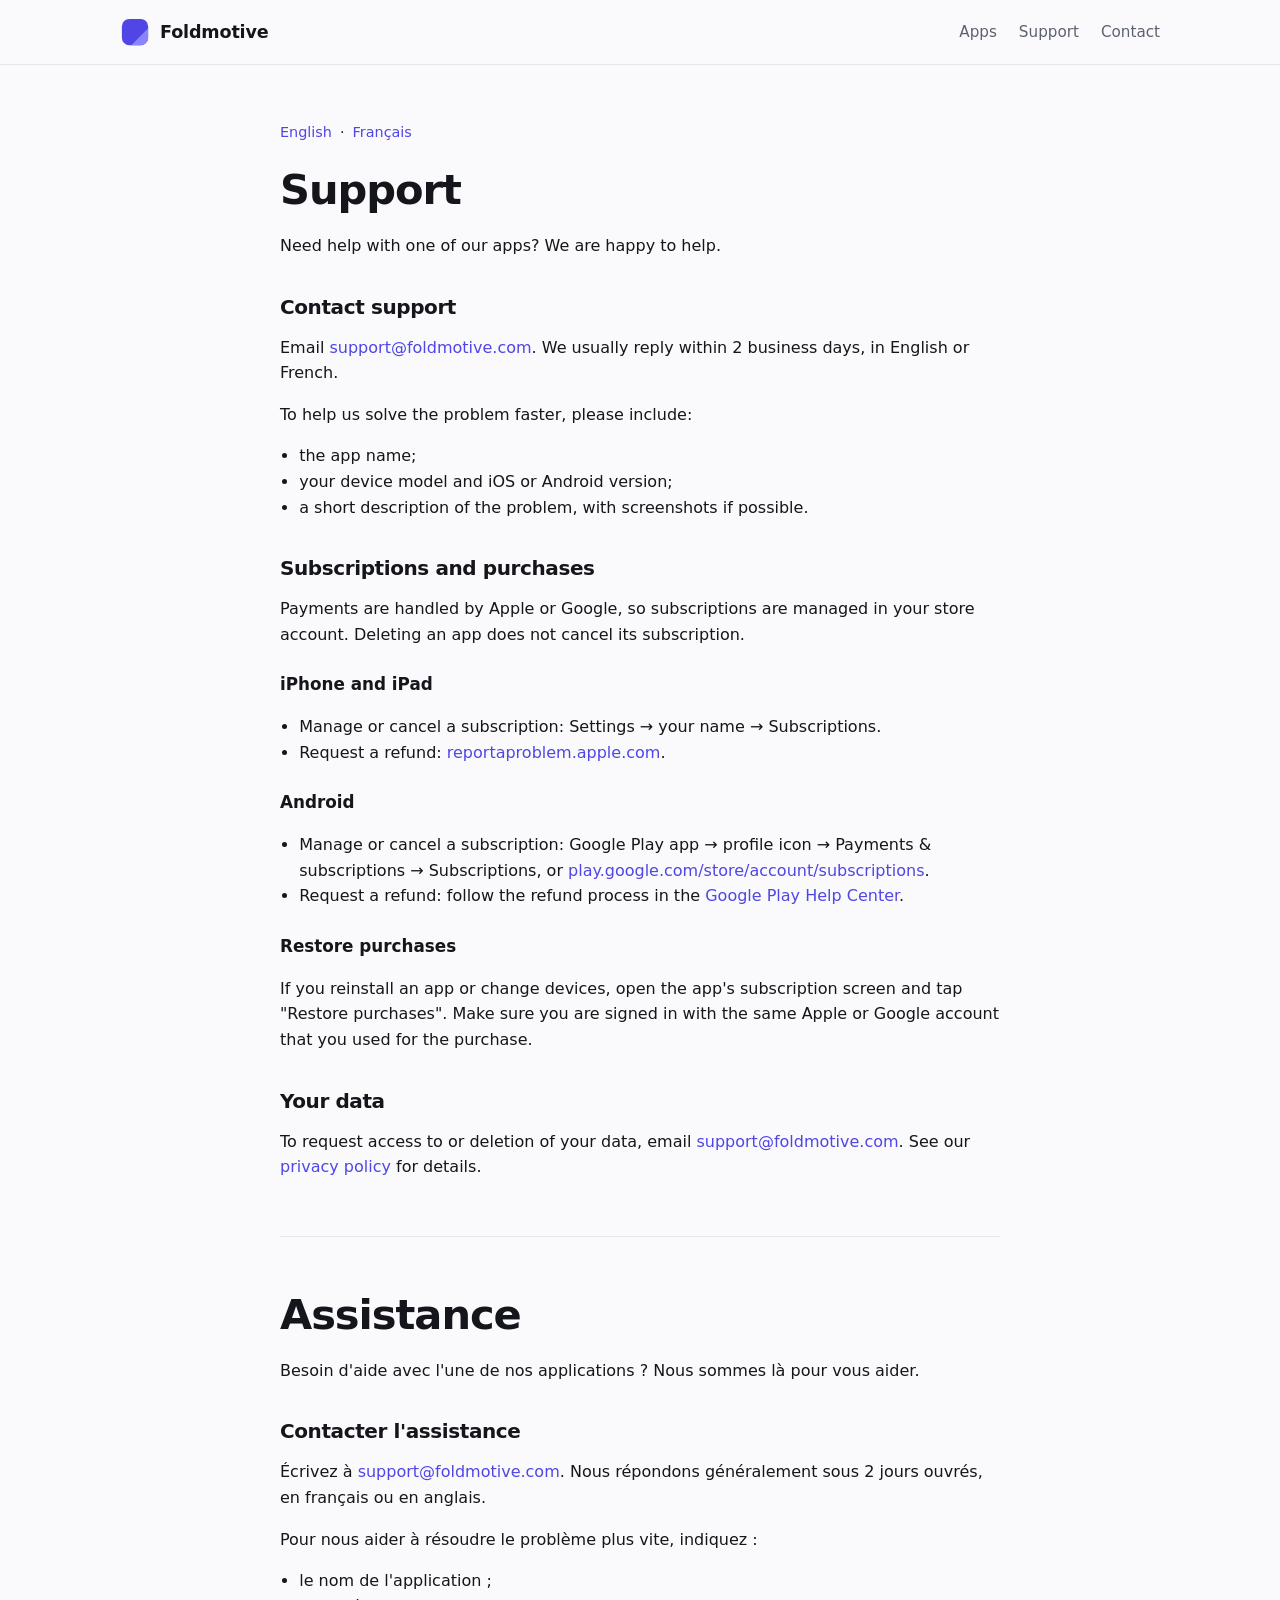
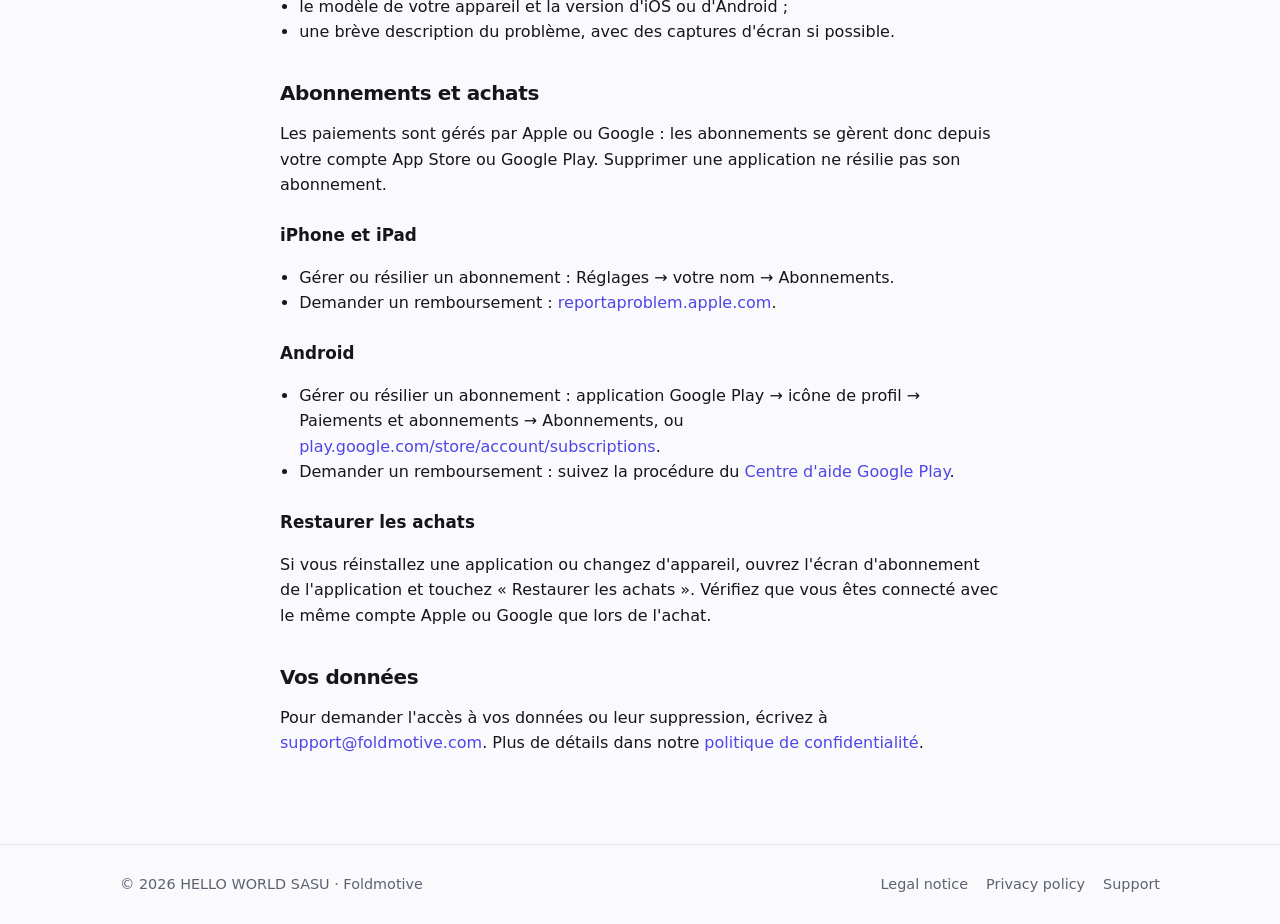
<file: support.html>
<!doctype html>
<html lang="en">
<head>
  <meta charset="utf-8">
  <meta name="viewport" content="width=device-width, initial-scale=1">
  <title>Support · Foldmotive</title>
  <meta name="description" content="Get help with Foldmotive apps, purchases and subscriptions.">
  <link rel="icon" href="favicon.svg" type="image/svg+xml">
  <link rel="stylesheet" href="style.css">
</head>
<body>
  <header class="site-header">
    <div class="container nav">
      <a class="brand" href="index.html">
        <svg viewBox="0 0 32 32" aria-hidden="true"><rect x="2" y="2" width="28" height="28" rx="8" fill="#4f46e5"/><path d="M30 12v10a8 8 0 0 1-8 8H12z" fill="#8b83ff"/></svg>
        <span>Foldmotive</span>
      </a>
      <nav aria-label="Main">
        <a class="hide-sm" href="index.html#apps">Apps</a>
        <a href="support.html">Support</a>
        <a href="index.html#contact">Contact</a>
      </nav>
    </div>
  </header>

  <main class="container doc">
    <p class="doc-lang"><a href="#en">English</a> · <a href="#fr">Français</a></p>

    <section id="en" lang="en">
      <h1>Support</h1>
      <p>Need help with one of our apps? We are happy to help.</p>

      <h2>Contact support</h2>
      <p>Email <a href="mailto:support@foldmotive.com">support@foldmotive.com</a>. We usually reply within 2 business days, in English or French.</p>
      <p>To help us solve the problem faster, please include:</p>
      <ul>
        <li>the app name;</li>
        <li>your device model and iOS or Android version;</li>
        <li>a short description of the problem, with screenshots if possible.</li>
      </ul>

      <h2>Subscriptions and purchases</h2>
      <p>Payments are handled by Apple or Google, so subscriptions are managed in your store account. Deleting an app does not cancel its subscription.</p>

      <h3>iPhone and iPad</h3>
      <ul>
        <li>Manage or cancel a subscription: Settings → your name → Subscriptions.</li>
        <li>Request a refund: <a href="https://reportaproblem.apple.com">reportaproblem.apple.com</a>.</li>
      </ul>

      <h3>Android</h3>
      <ul>
        <li>Manage or cancel a subscription: Google Play app → profile icon → Payments &amp; subscriptions → Subscriptions, or <a href="https://play.google.com/store/account/subscriptions">play.google.com/store/account/subscriptions</a>.</li>
        <li>Request a refund: follow the refund process in the <a href="https://support.google.com/googleplay">Google Play Help Center</a>.</li>
      </ul>

      <h3>Restore purchases</h3>
      <p>If you reinstall an app or change devices, open the app's subscription screen and tap "Restore purchases". Make sure you are signed in with the same Apple or Google account that you used for the purchase.</p>

      <h2>Your data</h2>
      <p>To request access to or deletion of your data, email <a href="mailto:support@foldmotive.com">support@foldmotive.com</a>. See our <a href="privacy.html">privacy policy</a> for details.</p>
    </section>

    <hr>

    <section id="fr" lang="fr">
      <h1>Assistance</h1>
      <p>Besoin d'aide avec l'une de nos applications ? Nous sommes là pour vous aider.</p>

      <h2>Contacter l'assistance</h2>
      <p>Écrivez à <a href="mailto:support@foldmotive.com">support@foldmotive.com</a>. Nous répondons généralement sous 2 jours ouvrés, en français ou en anglais.</p>
      <p>Pour nous aider à résoudre le problème plus vite, indiquez :</p>
      <ul>
        <li>le nom de l'application ;</li>
        <li>le modèle de votre appareil et la version d'iOS ou d'Android ;</li>
        <li>une brève description du problème, avec des captures d'écran si possible.</li>
      </ul>

      <h2>Abonnements et achats</h2>
      <p>Les paiements sont gérés par Apple ou Google : les abonnements se gèrent donc depuis votre compte App Store ou Google Play. Supprimer une application ne résilie pas son abonnement.</p>

      <h3>iPhone et iPad</h3>
      <ul>
        <li>Gérer ou résilier un abonnement : Réglages → votre nom → Abonnements.</li>
        <li>Demander un remboursement : <a href="https://reportaproblem.apple.com">reportaproblem.apple.com</a>.</li>
      </ul>

      <h3>Android</h3>
      <ul>
        <li>Gérer ou résilier un abonnement : application Google Play → icône de profil → Paiements et abonnements → Abonnements, ou <a href="https://play.google.com/store/account/subscriptions">play.google.com/store/account/subscriptions</a>.</li>
        <li>Demander un remboursement : suivez la procédure du <a href="https://support.google.com/googleplay">Centre d'aide Google Play</a>.</li>
      </ul>

      <h3>Restaurer les achats</h3>
      <p>Si vous réinstallez une application ou changez d'appareil, ouvrez l'écran d'abonnement de l'application et touchez « Restaurer les achats ». Vérifiez que vous êtes connecté avec le même compte Apple ou Google que lors de l'achat.</p>

      <h2>Vos données</h2>
      <p>Pour demander l'accès à vos données ou leur suppression, écrivez à <a href="mailto:support@foldmotive.com">support@foldmotive.com</a>. Plus de détails dans notre <a href="privacy.html#fr">politique de confidentialité</a>.</p>
    </section>
  </main>

  <footer class="site-footer">
    <div class="container footer-inner">
      <p>© 2026 HELLO WORLD SASU · Foldmotive</p>
      <nav aria-label="Footer">
        <a href="legal.html">Legal notice</a>
        <a href="privacy.html">Privacy policy</a>
        <a href="support.html">Support</a>
      </nav>
    </div>
  </footer>
</body>
</html>
</file>
<file: style.css>
:root {
  --bg: #fafafc;
  --surface: #ffffff;
  --text: #15161b;
  --muted: #5d6270;
  --border: #e5e6ec;
  --accent: #4f46e5;
  --accent-2: #8b83ff;
  --accent-soft: #eceafe;
  --on-accent: #ffffff;
  --radius: 16px;
  color-scheme: light dark;
}

@media (prefers-color-scheme: dark) {
  :root {
    --bg: #0d0e12;
    --surface: #15171d;
    --text: #eceef4;
    --muted: #a2a7b4;
    --border: #262a33;
    --accent: #8b83ff;
    --accent-2: #4f46e5;
    --accent-soft: #1c1b33;
    --on-accent: #0d0e12;
  }
}

* { box-sizing: border-box; }

html { -webkit-text-size-adjust: 100%; scroll-behavior: smooth; }

body {
  margin: 0;
  background: var(--bg);
  color: var(--text);
  font: 16px/1.6 system-ui, -apple-system, "Segoe UI", Roboto, "Helvetica Neue", Arial, sans-serif;
}

a { color: var(--accent); text-decoration: none; }
a:hover { text-decoration: underline; }

.container { width: 100%; max-width: 1080px; margin-inline: auto; padding-inline: 20px; }

section[id] { scroll-margin-top: 80px; }

/* Header */
.site-header {
  position: sticky;
  top: 0;
  z-index: 10;
  background: color-mix(in srgb, var(--bg) 85%, transparent);
  backdrop-filter: saturate(1.4) blur(10px);
  -webkit-backdrop-filter: saturate(1.4) blur(10px);
  border-bottom: 1px solid var(--border);
}
.nav { display: flex; align-items: center; justify-content: space-between; gap: 16px; min-height: 64px; }
.brand { display: flex; align-items: center; gap: 10px; color: var(--text); font-weight: 700; font-size: 1.1rem; letter-spacing: -0.01em; }
.brand:hover { text-decoration: none; }
.brand svg { width: 30px; height: 30px; flex: none; }
.nav nav { display: flex; align-items: center; gap: 22px; flex-wrap: wrap; }
.nav nav a { color: var(--muted); font-size: 0.95rem; }
.nav nav a:hover { color: var(--text); text-decoration: none; }
.nav .lang { border: 1px solid var(--border); border-radius: 999px; padding: 2px 10px; font-size: 0.8rem; font-weight: 600; }

/* Hero */
.hero { display: grid; grid-template-columns: 1.25fr 1fr; gap: 48px; align-items: center; padding-block: 88px 72px; }
.eyebrow { color: var(--accent); font-weight: 600; font-size: 0.9rem; letter-spacing: 0.02em; margin: 0 0 12px; }
h1 { font-size: clamp(2.1rem, 4.6vw, 3.5rem); line-height: 1.08; letter-spacing: -0.025em; margin: 0 0 20px; }
.lead { font-size: 1.15rem; color: var(--muted); max-width: 36em; margin: 0 0 32px; }
.actions { display: flex; gap: 12px; flex-wrap: wrap; }
.btn {
  display: inline-flex;
  align-items: center;
  padding: 12px 20px;
  border-radius: 999px;
  border: 1px solid var(--border);
  background: var(--surface);
  color: var(--text);
  font-weight: 600;
}
.btn:hover { text-decoration: none; border-color: var(--muted); }
.btn.primary { background: var(--accent); border-color: var(--accent); color: var(--on-accent); }

.hero-art {
  display: grid;
  grid-template-columns: repeat(3, 1fr);
  gap: 16px;
  width: 100%;
  max-width: 300px;
  justify-self: center;
  transform: rotate(-8deg);
}
.tile { aspect-ratio: 1; border-radius: 26%; background: var(--accent-soft); border: 1px solid var(--border); }
.tile.a { background: var(--accent); border-color: transparent; }
.tile.b { background: var(--accent-2); border-color: transparent; }
.tile.fold { background: linear-gradient(135deg, var(--accent) 0 50%, var(--accent-2) 50% 100%); border-color: transparent; }

/* Sections */
.section { padding-block: 56px; border-top: 1px solid var(--border); }
h2 { font-size: clamp(1.5rem, 3vw, 2rem); letter-spacing: -0.02em; margin: 0 0 28px; line-height: 1.2; }
h3 { font-size: 1.1rem; margin: 0 0 8px; }
.grid-3 { display: grid; grid-template-columns: repeat(3, 1fr); gap: 20px; }
.grid-2 { display: grid; grid-template-columns: 1fr 1fr; gap: 20px; }
.card { background: var(--surface); border: 1px solid var(--border); border-radius: var(--radius); padding: 24px; }
.card p { margin: 0 0 8px; }
.card p:last-child { margin-bottom: 0; }
.muted { color: var(--muted); }
.badge {
  display: inline-block;
  background: var(--accent-soft);
  color: var(--accent);
  font-size: 0.8rem;
  font-weight: 600;
  padding: 4px 10px;
  border-radius: 999px;
  margin-bottom: 12px;
}

/* Footer */
.site-footer { border-top: 1px solid var(--border); padding-block: 28px; color: var(--muted); font-size: 0.9rem; }
.footer-inner { display: flex; justify-content: space-between; gap: 16px; flex-wrap: wrap; align-items: center; }
.footer-inner p { margin: 0; }
.footer-inner nav { display: flex; gap: 18px; flex-wrap: wrap; }
.footer-inner a { color: var(--muted); }

/* Documents: legal notice, privacy, support */
.doc { max-width: 760px; padding-block: 56px 72px; }
.doc h1 { font-size: clamp(1.9rem, 4vw, 2.6rem); }
.doc h2 { font-size: 1.25rem; margin: 36px 0 10px; }
.doc h3 { font-size: 1.05rem; margin: 24px 0 6px; }
.doc ul { padding-left: 1.2em; }
.doc-lang { display: flex; gap: 8px; font-size: 0.9rem; margin: 0 0 24px; }
.doc hr { border: 0; border-top: 1px solid var(--border); margin: 56px 0; }
.note { background: var(--accent-soft); border-radius: 12px; padding: 12px 16px; }

@media (max-width: 820px) {
  .hero { grid-template-columns: 1fr; padding-block: 56px 48px; gap: 40px; }
  .hero-art { max-width: 200px; justify-self: start; }
  .grid-3, .grid-2 { grid-template-columns: 1fr; }
}

@media (max-width: 560px) {
  .nav nav { gap: 14px; }
  .nav nav .hide-sm { display: none; }
  .hero-art { display: none; }
}
</file>
